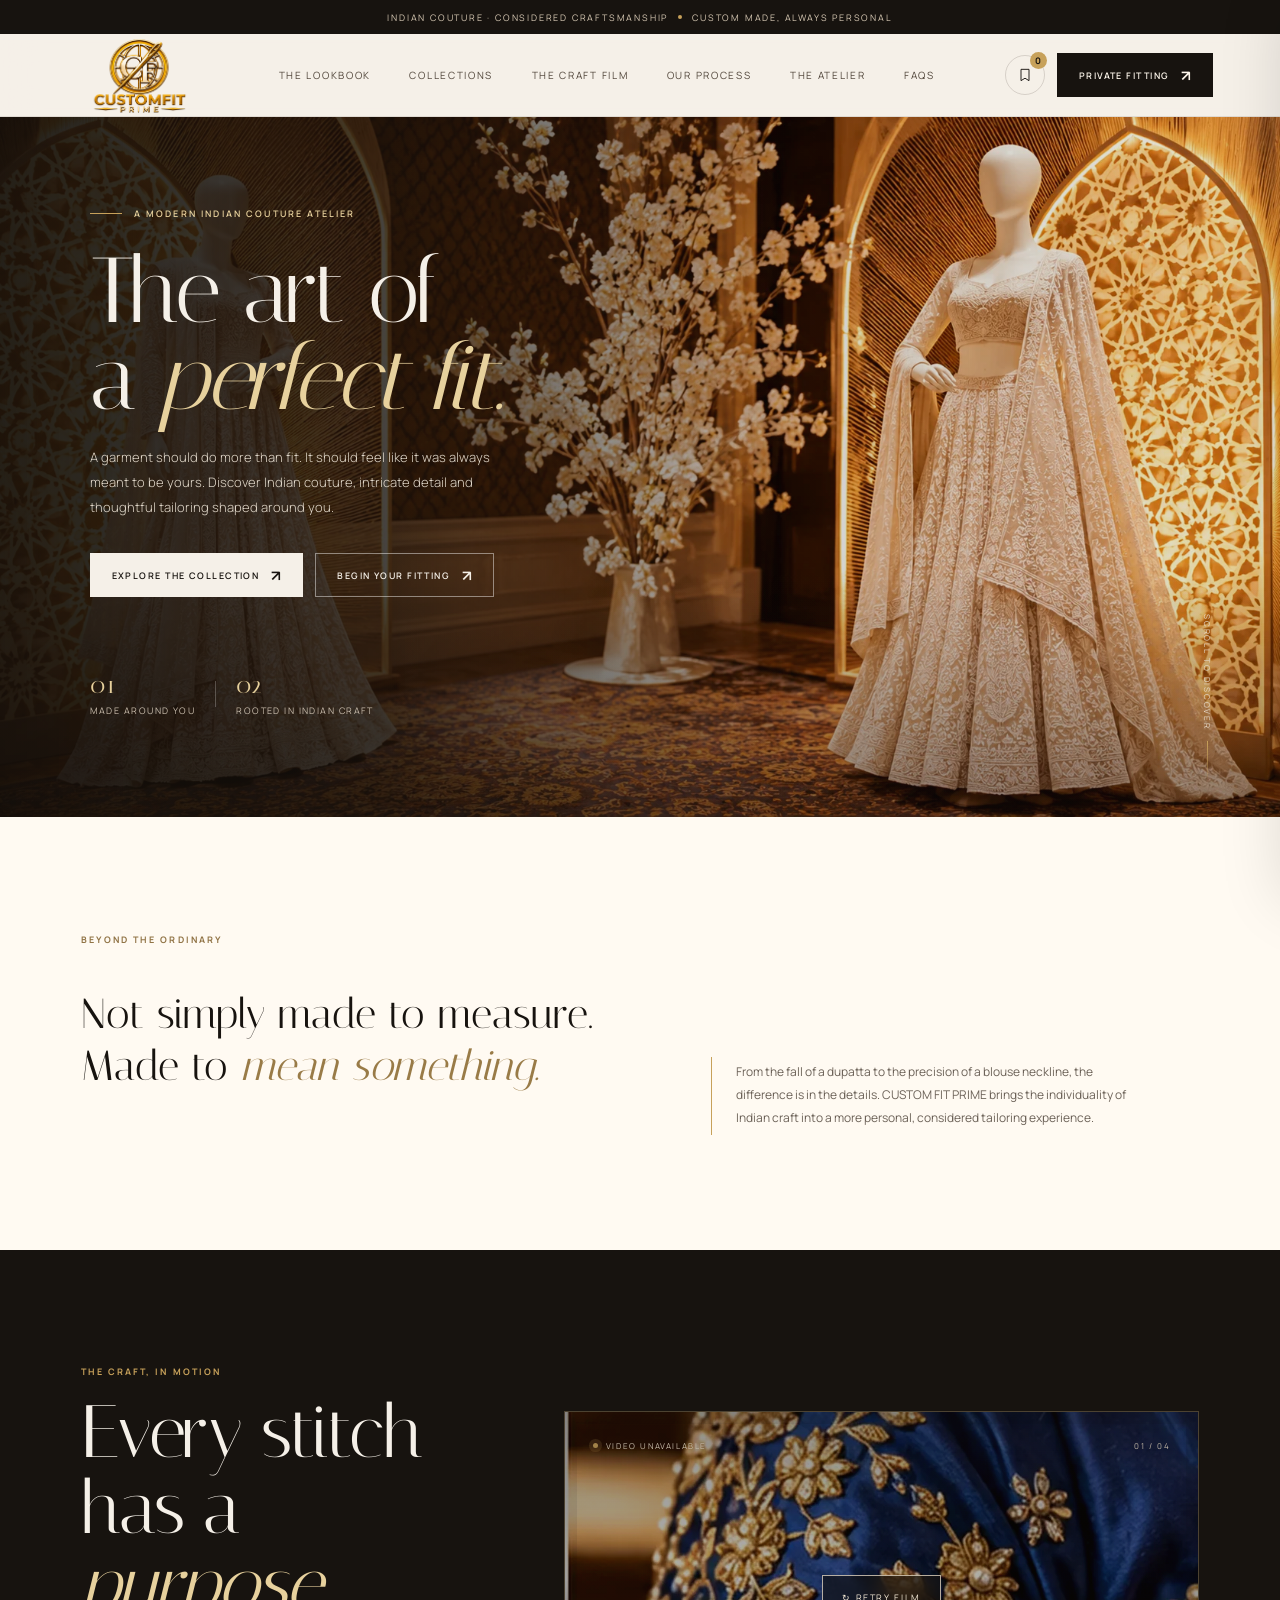
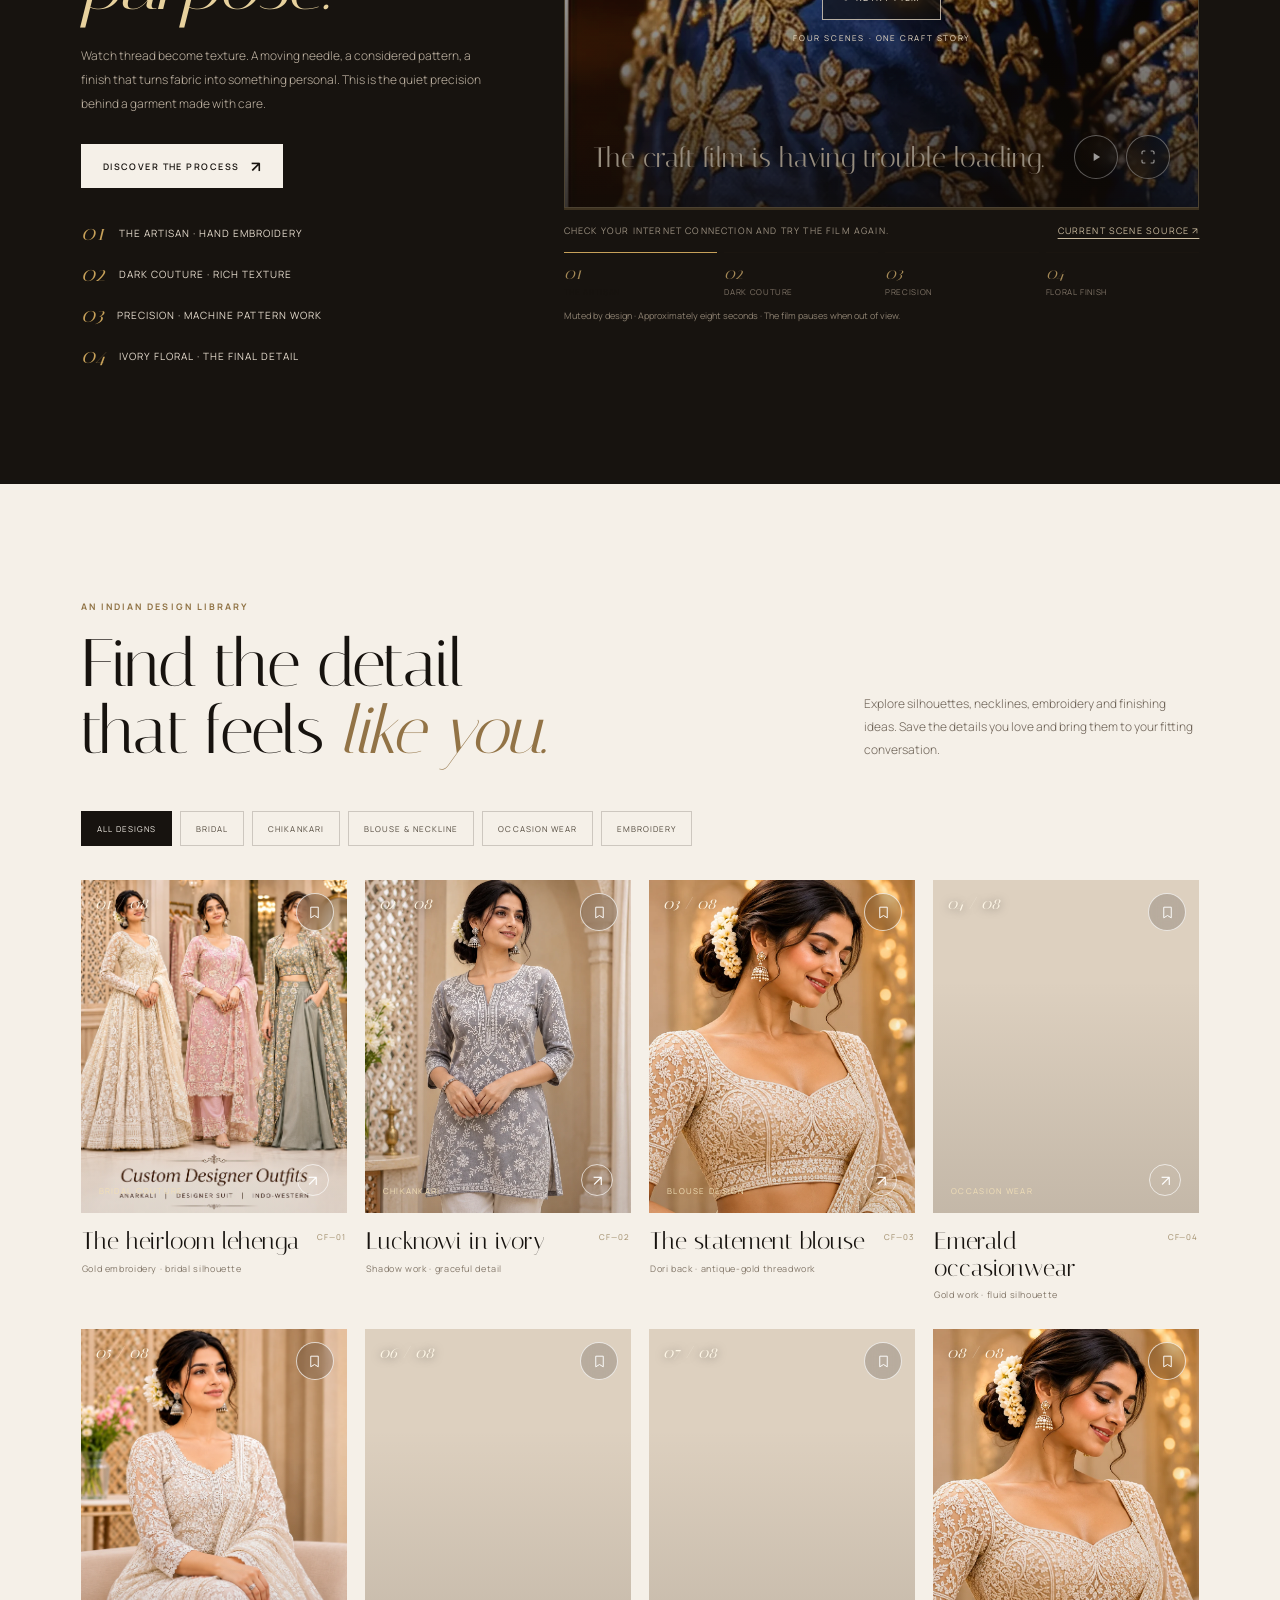
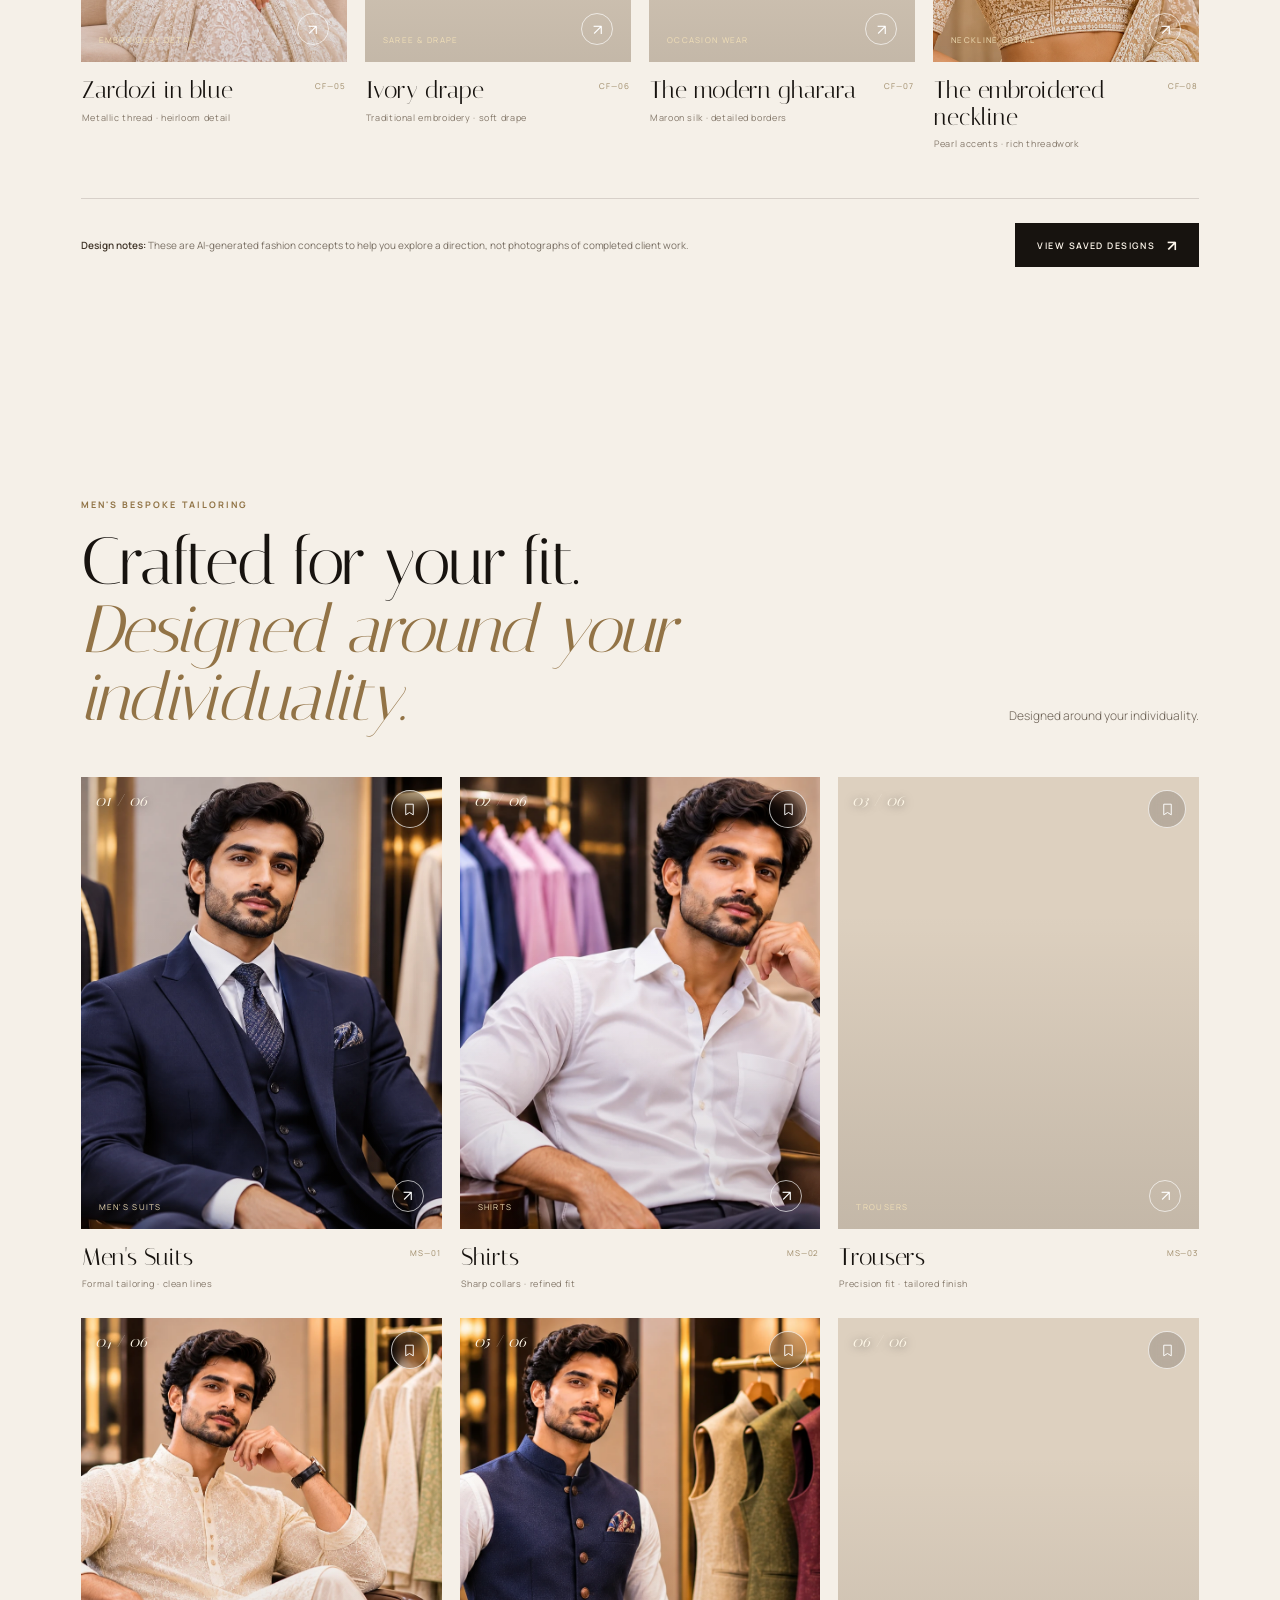
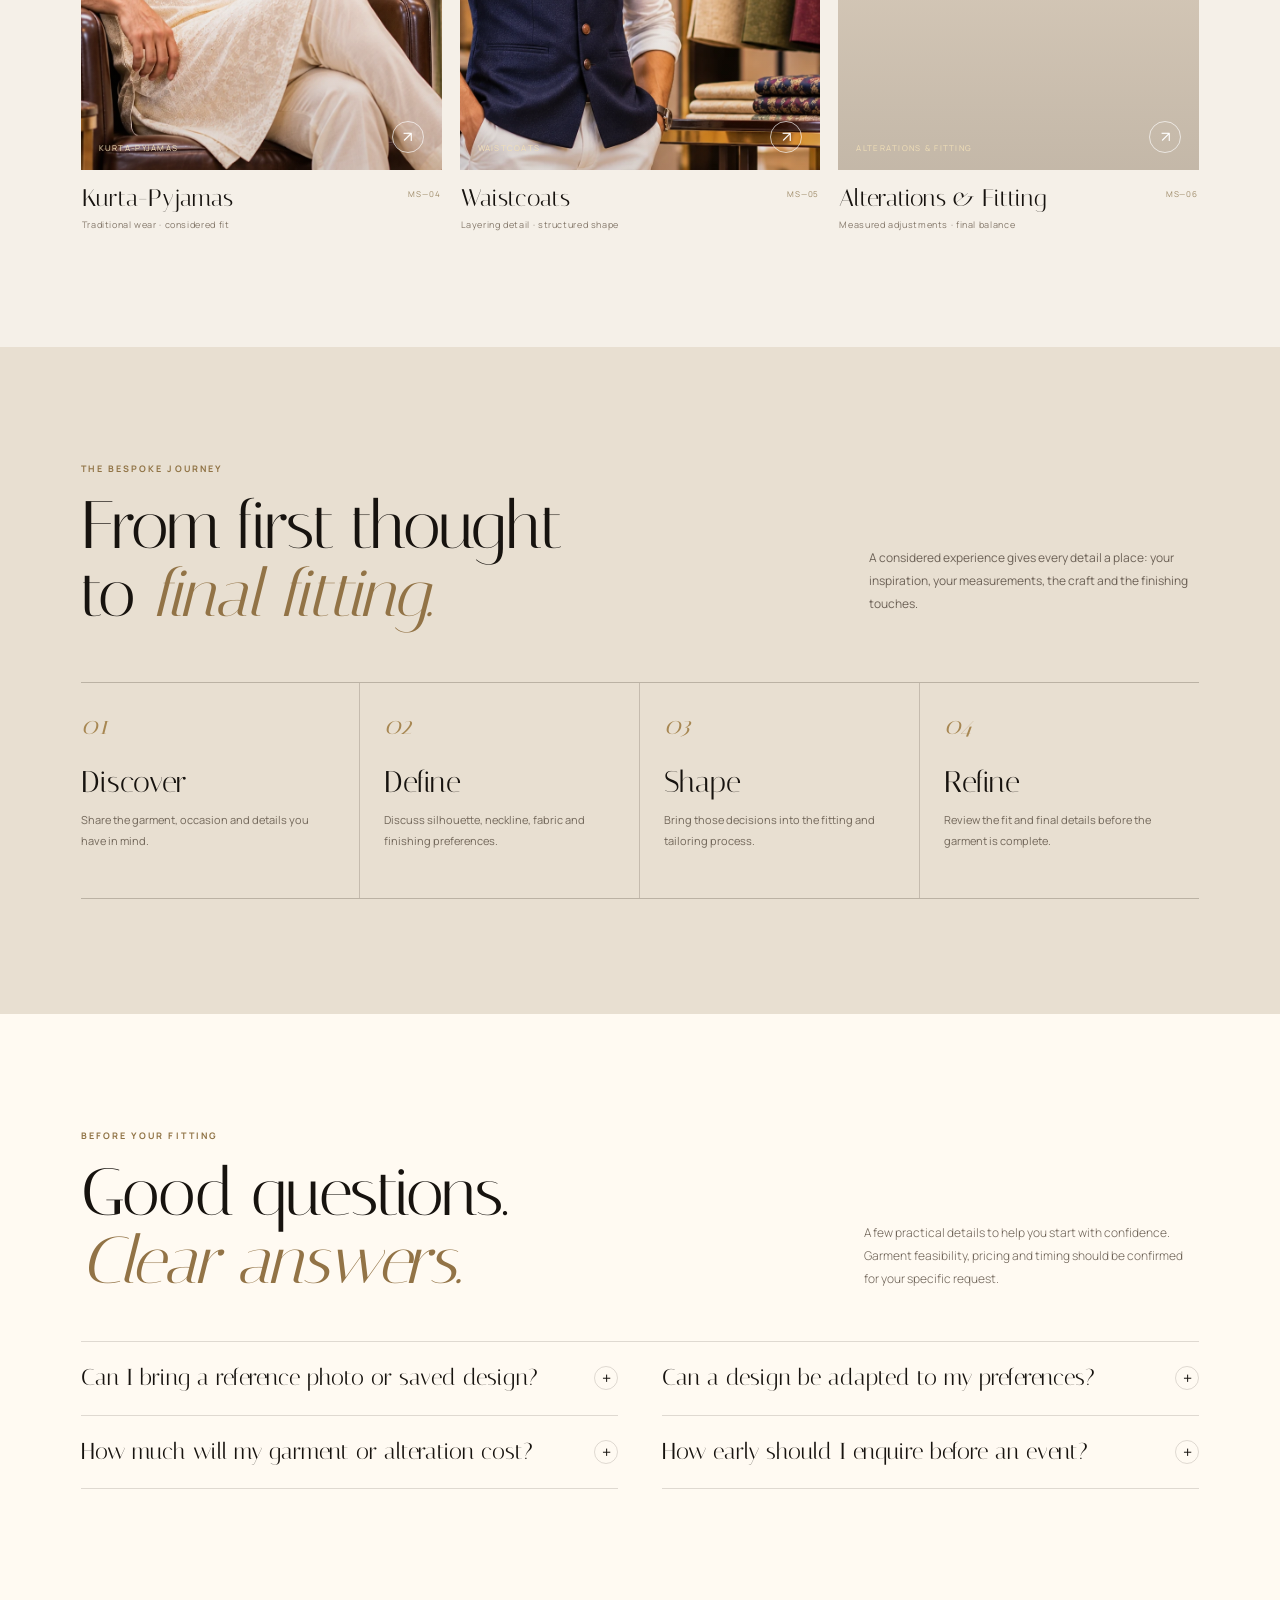
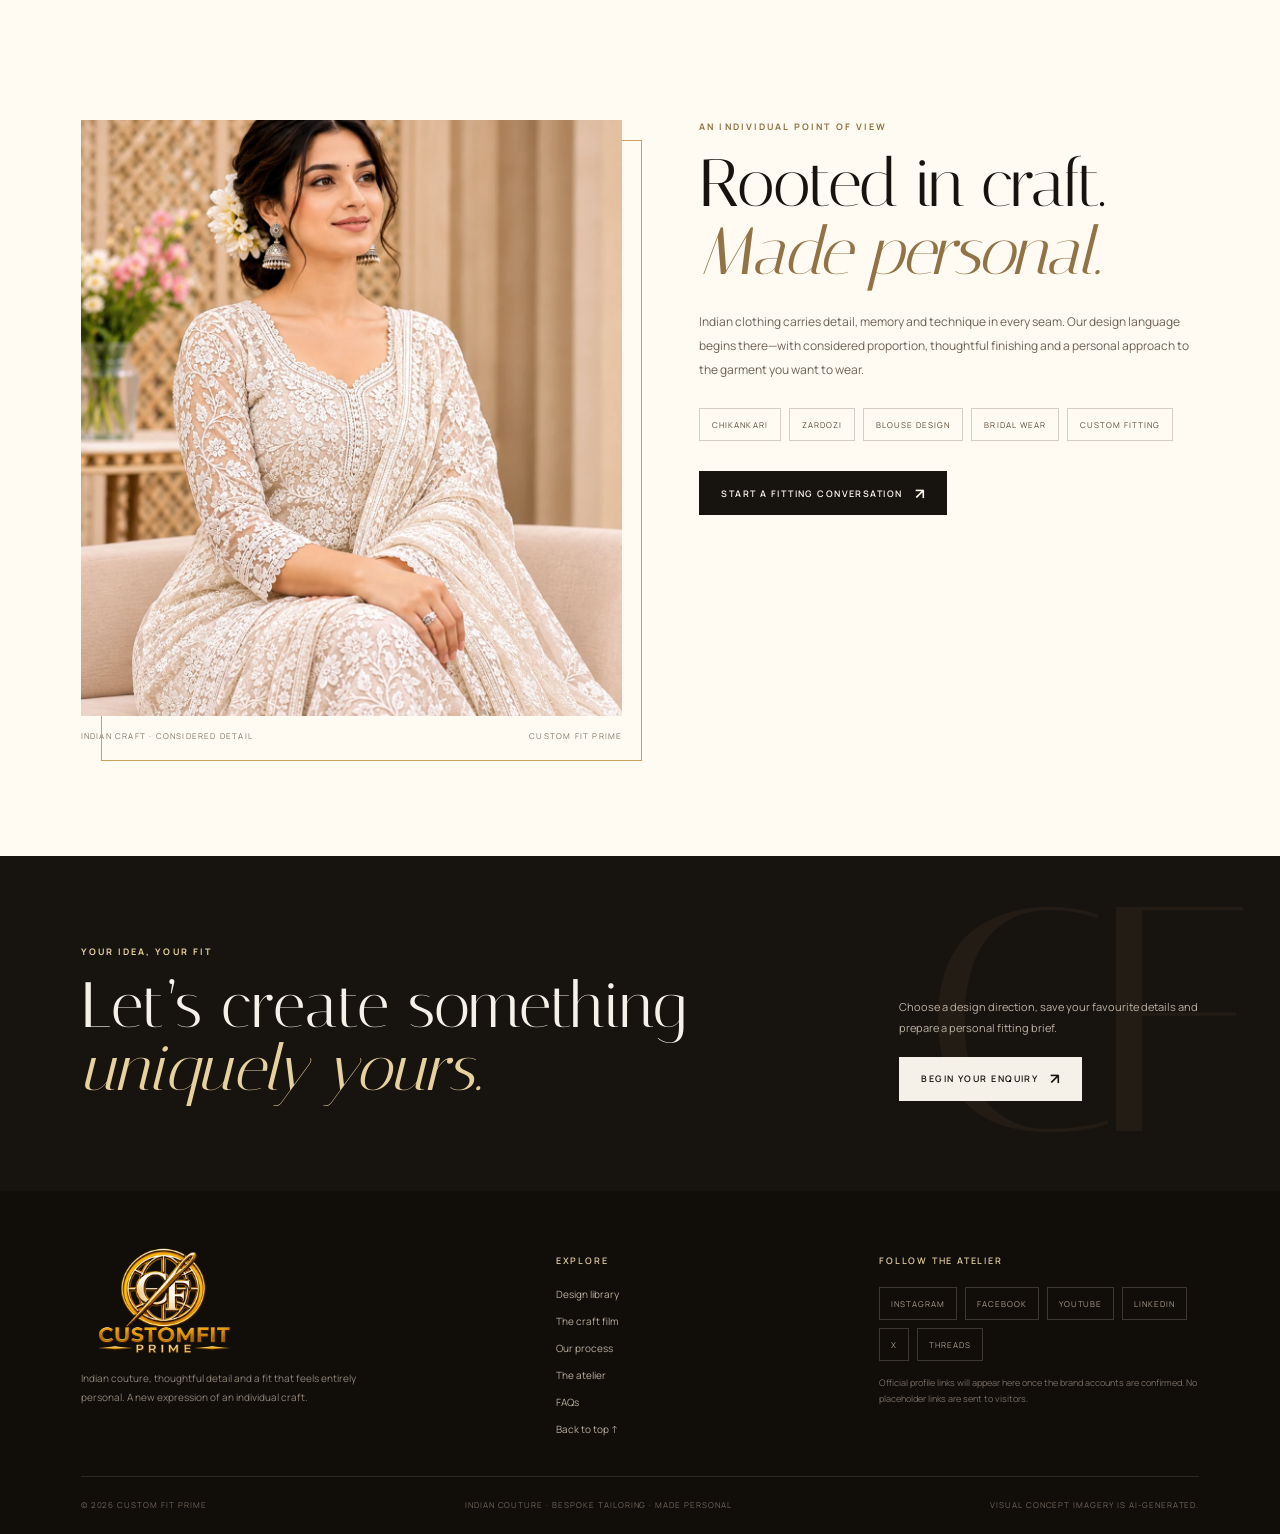
<file: index.html>
<!DOCTYPE html>
<html lang="en">
<head>
  <meta charset="UTF-8" />
  <meta name="viewport" content="width=device-width, initial-scale=1.0" />
  <meta name="theme-color" content="#17130f" />
  <meta name="description" content="CUSTOM FIT PRIME — Indian couture, considered craftsmanship and bespoke tailoring. Explore bridal lehengas, chikankari, blouse design, embroidery and more." />
  <title>CUSTOM FIT PRIME — The Art of a Perfect Fit</title>
  <link rel="preconnect" href="https://fonts.googleapis.com" />
  <link rel="preconnect" href="https://fonts.gstatic.com" crossorigin />
  <link href="https://fonts.googleapis.com/css2?family=DM+Sans:wght@300;400;500;600;700&family=Italiana&family=Manrope:wght@300;400;500;600;700&display=swap" rel="stylesheet" />
  <style>
    :root{--ink:#17130f;--ink-soft:#231c16;--paper:#f5f0e8;--paper-2:#eae1d3;--gold:#c7a15a;--gold-light:#e7d19d;--muted:#8c8378;--line:rgba(40,31,22,.15);--cream:#fffaf2;--serif:'Italiana',Georgia,serif;--sans:'Manrope','DM Sans',Arial,sans-serif;--max:1440px;}
    *{box-sizing:border-box}html{scroll-behavior:smooth;scroll-padding-top:92px}body{margin:0;background:var(--paper);color:var(--ink);font-family:var(--sans);font-weight:400;-webkit-font-smoothing:antialiased}body.no-scroll{overflow:hidden}img{display:block;width:100%;height:auto}a{color:inherit;text-decoration:none}button,input,select,textarea{font:inherit}button{cursor:pointer}::selection{background:var(--gold);color:var(--ink)}
    .announcement{height:34px;background:var(--ink);color:#d7c9b4;display:flex;align-items:center;justify-content:center;gap:10px;text-transform:uppercase;font-size:9px;letter-spacing:.2em;padding:0 16px}.announcement .dot{width:4px;height:4px;background:var(--gold);border-radius:50%}
    .header{position:sticky;top:0;z-index:30;background:rgba(245,240,232,.94);backdrop-filter:blur(18px);border-bottom:1px solid rgba(41,31,22,.1)}.nav-wrap{max-width:var(--max);margin:auto;height:82px;padding:0 5.2%;display:flex;align-items:center;justify-content:space-between;gap:28px}.brand{width:142px;min-width:112px;display:flex;align-items:center}.brand img{width:100%;max-height:75px;object-fit:contain}.nav{display:flex;gap:clamp(20px,3vw,46px);align-items:center;font-size:10px;letter-spacing:.17em;text-transform:uppercase}.nav a{position:relative;padding:8px 0;color:#51463a;transition:color .25s}.nav a:after{content:'';position:absolute;left:0;bottom:0;height:1px;width:0;background:var(--gold);transition:width .3s}.nav a:hover{color:#0e0b08}.nav a:hover:after{width:100%}.nav-actions{display:flex;align-items:center;gap:12px}.mood-trigger{position:relative;border:1px solid var(--line);background:transparent;width:40px;height:40px;border-radius:50%;display:grid;place-items:center;color:var(--ink)}.mood-trigger svg{width:16px;height:16px}.count{position:absolute;right:-3px;top:-4px;background:var(--gold);color:var(--ink);font-size:9px;font-weight:700;border-radius:50%;min-width:17px;height:17px;display:grid;place-items:center}.button{min-height:44px;display:inline-flex;align-items:center;justify-content:center;gap:12px;padding:0 21px;background:var(--ink);color:#fff8ed;border:1px solid var(--ink);font-size:9px;letter-spacing:.16em;text-transform:uppercase;font-weight:600;transition:background .25s,color .25s,border .25s,transform .25s}.button:hover{background:var(--gold);color:var(--ink);border-color:var(--gold);transform:translateY(-1px)}.button.light{background:var(--paper);border-color:var(--paper);color:var(--ink)}.button.light:hover{background:var(--gold-light);border-color:var(--gold-light)}.button.ghost{background:transparent;color:var(--paper);border-color:rgba(255,255,255,.45)}.button.ghost:hover{background:var(--paper);color:var(--ink);border-color:var(--paper)}.button .arrow{font-size:15px;line-height:1;letter-spacing:0}.mobile-toggle{display:none;background:transparent;border:1px solid var(--line);width:40px;height:40px;border-radius:50%;font-size:17px}
    .hero{min-height:min(790px,calc(100vh - 116px));min-height:690px;position:relative;isolation:isolate;overflow:hidden;background:var(--ink);color:var(--paper);display:flex;align-items:center}.hero:before{content:'';position:absolute;inset:0;background:linear-gradient(90deg,rgba(18,14,10,.92) 0%,rgba(18,14,10,.78) 30%,rgba(18,14,10,.18) 64%,rgba(18,14,10,.1) 100%),linear-gradient(0deg,rgba(18,14,10,.35),transparent 35%);z-index:-1}.hero-image{position:absolute;inset:0;z-index:-2}.hero-image img{width:100%;height:100%;object-fit:cover;object-position:center 45%;animation:heroReveal 1.5s cubic-bezier(.2,.7,.2,1) both}.hero-content{width:100%;max-width:var(--max);margin:auto;padding:90px 7% 100px;position:relative}.eyebrow{display:flex;align-items:center;gap:12px;text-transform:uppercase;letter-spacing:.24em;font-size:9px;font-weight:600}.eyebrow:before{content:'';width:32px;height:1px;background:var(--gold)}.eyebrow.gold{color:var(--gold-light)}.hero h1{font:400 clamp(52px,7.2vw,108px)/.94 var(--serif);letter-spacing:-.035em;margin:28px 0 24px;max-width:700px}.hero h1 em{color:var(--gold-light);font-weight:400}.hero-copy{font-size:13px;line-height:1.9;color:#e0d7c9;max-width:410px;font-weight:300}.hero-actions{display:flex;gap:12px;flex-wrap:wrap;margin-top:34px}.hero-meta{display:flex;align-items:center;gap:20px;margin-top:74px;color:#c9bdad;font-size:9px;letter-spacing:.16em;text-transform:uppercase}.hero-meta .divider{height:26px;width:1px;background:rgba(255,255,255,.24)}.hero-meta strong{display:block;color:var(--gold-light);font:400 24px var(--serif);letter-spacing:0;margin-bottom:5px}.scroll-cue{position:absolute;right:5.2%;bottom:34px;display:flex;align-items:center;gap:12px;color:#e4d8c7;font-size:8px;text-transform:uppercase;letter-spacing:.22em;writing-mode:vertical-rl}.scroll-cue:after{content:'';width:1px;height:42px;background:linear-gradient(var(--gold),transparent)}
    .section{padding:clamp(74px,9vw,140px) 6.3%}.section-inner{max-width:var(--max);margin:auto}.section-head{display:flex;justify-content:space-between;align-items:end;gap:36px;margin-bottom:46px}.section-head .title-wrap{max-width:660px}.kicker{font-size:9px;color:#907345;text-transform:uppercase;letter-spacing:.23em;font-weight:700;display:block;margin-bottom:17px}.section h2{font:400 clamp(38px,5.2vw,68px)/1.02 var(--serif);letter-spacing:-.025em;margin:0}.section h2 em{font-style:italic;color:#927346}.section-head p{max-width:335px;color:#6d6256;font-size:12px;line-height:1.9;font-weight:300;margin:0 0 4px}.intro-grid{display:grid;grid-template-columns:1.05fr .95fr;gap:clamp(30px,7vw,110px);align-items:end}.intro-grid .large-copy{font:400 clamp(27px,3.3vw,45px)/1.24 var(--serif);max-width:690px}.intro-grid .large-copy em{color:#997b47}.intro-note{border-left:1px solid var(--gold);padding:4px 0 5px 24px;color:#6c6258;font-size:12px;line-height:1.9;max-width:420px}.section.paper-alt{background:var(--cream)}.craft-film{background:var(--ink);color:var(--paper);position:relative;overflow:hidden}.film-grid{display:grid;grid-template-columns:.78fr 1.22fr;gap:clamp(32px,6vw,92px);align-items:center}.film-copy .kicker{color:var(--gold)}.film-copy h2{font-size:clamp(42px,5.8vw,76px);max-width:480px}.film-copy h2 em{color:var(--gold-light)}.film-copy p{max-width:410px;font-size:12px;line-height:2;color:#beb2a2;font-weight:300;margin:22px 0 28px}.film-notes{list-style:none;padding:0;margin:32px 0 0;display:grid;gap:15px}.film-notes li{display:flex;align-items:center;gap:13px;color:#e7ddcf;font-size:10px;letter-spacing:.1em;text-transform:uppercase}.film-notes li span{color:var(--gold);font:italic 22px var(--serif)}.video-frame{position:relative;overflow:hidden;background:#211c16;aspect-ratio:1.18/1;min-height:380px;border:1px solid rgba(218,190,139,.23)}.video-frame:after{content:'';position:absolute;inset:0;pointer-events:none;border:12px solid rgba(0,0,0,.08)}.video-frame video{position:absolute;inset:0;width:100%;height:100%;object-fit:cover;opacity:.78;filter:sepia(.18) contrast(1.04)}.video-overlay{position:absolute;inset:0;display:flex;flex-direction:column;justify-content:space-between;padding:28px;pointer-events:none;background:linear-gradient(180deg,rgba(20,15,10,.25),transparent 38%,rgba(20,15,10,.55))}.video-topline,.video-bottomline{display:flex;align-items:center;justify-content:space-between;gap:16px;color:#f5e8d3;font-size:8px;text-transform:uppercase;letter-spacing:.2em}.live-mark{display:inline-flex;align-items:center;gap:8px}.live-mark:before{content:'';height:5px;width:5px;border-radius:50%;background:var(--gold);box-shadow:0 0 0 4px rgba(199,161,90,.18)}.video-bottomline strong{font:400 28px var(--serif);letter-spacing:0;text-transform:none}.pause-film{pointer-events:auto;border:1px solid rgba(255,255,255,.56);border-radius:50%;width:44px;height:44px;color:white;background:rgba(13,10,7,.3);backdrop-filter:blur(8px);display:grid;place-items:center}.pause-film svg{width:14px;height:14px;fill:currentColor}.film-caption{display:flex;justify-content:space-between;gap:24px;align-items:center;color:#9d9282;font-size:9px;text-transform:uppercase;letter-spacing:.13em;margin-top:14px}.film-caption a{text-decoration:underline;text-underline-offset:4px;color:#cabb9f}
    .collection{background:var(--paper)}.collection-filters{display:flex;gap:8px;flex-wrap:wrap;margin:0 0 34px}.filter-btn{border:1px solid rgba(45,35,25,.2);background:transparent;color:#51473b;padding:11px 15px;text-transform:uppercase;letter-spacing:.13em;font-size:8px;transition:all .22s}.filter-btn:hover,.filter-btn.active{background:var(--ink);color:var(--paper);border-color:var(--ink)}.design-grid{display:grid;grid-template-columns:repeat(4,minmax(0,1fr));gap:28px 18px}.design-card{min-width:0}.design-image{position:relative;overflow:hidden;background:#ddd0bf;aspect-ratio:4/5;isolation:isolate}.design-image img{height:100%;width:100%;object-fit:cover;transition:transform .7s cubic-bezier(.2,.65,.2,1),filter .5s}.design-card:hover .design-image img{transform:scale(1.045);filter:saturate(1.04)}.design-image:after{content:'';position:absolute;inset:30% 0 0;background:linear-gradient(transparent,rgba(20,14,8,.5));opacity:.25;pointer-events:none}.design-num{position:absolute;z-index:2;top:14px;left:14px;color:#fff8e8;font:italic 16px var(--serif);text-shadow:0 1px 8px #0008}.pin-btn{position:absolute;right:13px;top:13px;z-index:3;width:38px;height:38px;border-radius:50%;border:1px solid rgba(255,255,255,.7);background:rgba(20,15,11,.18);backdrop-filter:blur(7px);color:white;display:grid;place-items:center;transition:all .2s}.pin-btn svg{width:15px;height:15px}.pin-btn:hover,.pin-btn.pinned{background:var(--gold);color:var(--ink);border-color:var(--gold)}.card-bottom{position:absolute;z-index:2;left:18px;right:18px;bottom:17px;display:flex;align-items:end;justify-content:space-between;gap:12px;color:white}.card-bottom span{font-size:8px;letter-spacing:.16em;text-transform:uppercase;color:#f1dfb7}.view-design{width:32px;height:32px;flex:0 0 auto;border:1px solid rgba(255,255,255,.65);border-radius:50%;background:transparent;color:white;display:grid;place-items:center;font-size:15px;transition:all .2s}.view-design:hover{background:var(--gold);border-color:var(--gold);color:var(--ink)}.card-info{display:flex;justify-content:space-between;gap:10px;align-items:start;padding:15px 1px 0}.card-info h3{font:400 24px/1.1 var(--serif);margin:0}.card-info p{font-size:9px;letter-spacing:.07em;color:#84786a;margin:7px 0 0;line-height:1.5}.card-info .code{font-size:8px;letter-spacing:.12em;color:#9d8966;padding-top:3px;white-space:nowrap}.collection-footer{border-top:1px solid var(--line);margin-top:48px;padding-top:24px;display:flex;justify-content:space-between;align-items:center;gap:20px;color:#7a7064;font-size:10px;line-height:1.7}.collection-footer strong{font-weight:600;color:#42372b}
    .process{background:#e8dfd1}.process-head{display:flex;justify-content:space-between;gap:30px;align-items:end;margin-bottom:54px}.process-head p{max-width:330px;font-size:12px;line-height:1.9;color:#6d6257}.process-grid{display:grid;grid-template-columns:repeat(4,1fr);border-top:1px solid rgba(38,28,17,.23);border-bottom:1px solid rgba(38,28,17,.23)}.process-step{padding:27px 24px 32px;border-right:1px solid rgba(38,28,17,.18);min-height:215px}.process-step:first-child{padding-left:0}.process-step:last-child{border-right:0}.step-number{font:italic 26px var(--serif);color:#a78752}.process-step h3{font:400 30px var(--serif);margin:23px 0 10px}.process-step p{font-size:11px;color:#72675a;line-height:1.9;margin:0;max-width:240px}.atelier{background:var(--cream)}.atelier-grid{display:grid;grid-template-columns:1.04fr .96fr;gap:clamp(28px,6vw,88px);align-items:center}.atelier-photo{position:relative;max-width:630px}.atelier-photo img{aspect-ratio:4/4.4;object-fit:cover;object-position:center 30%;filter:saturate(.92)}.atelier-photo:before{content:'';position:absolute;inset:20px -20px -20px 20px;border:1px solid var(--gold);pointer-events:none}.atelier-caption{display:flex;justify-content:space-between;gap:16px;margin-top:14px;font-size:8px;text-transform:uppercase;letter-spacing:.15em;color:#857867}.atelier-copy{align-self:start}.atelier-copy h2{margin-bottom:25px}.atelier-copy>p{color:#6e6256;font-size:12px;line-height:2;max-width:500px}.craft-tags{display:flex;flex-wrap:wrap;gap:8px;margin:26px 0 30px}.craft-tags span{border:1px solid rgba(40,31,22,.2);padding:10px 12px;font-size:8px;letter-spacing:.13em;text-transform:uppercase;color:#5a4a37}
    .cta-band{background:var(--ink);color:var(--paper);padding:clamp(50px,7vw,90px) 6.3%;position:relative;overflow:hidden}.cta-band:after{content:'CF';position:absolute;right:4%;top:50%;transform:translateY(-50%);font:400 clamp(120px,25vw,330px)/1 var(--serif);color:rgba(215,183,118,.055);letter-spacing:-.08em;pointer-events:none}.cta-inner{position:relative;z-index:1;max-width:var(--max);margin:auto;display:flex;align-items:end;justify-content:space-between;gap:40px}.cta-inner h2{font:400 clamp(42px,5vw,72px)/.98 var(--serif);max-width:690px;margin:16px 0 0}.cta-inner h2 em{color:var(--gold-light)}.cta-inner p{max-width:300px;color:#bcb1a3;font-size:11px;line-height:1.9;margin:0 0 18px}.footer{background:#110e0a;color:#b5a897;padding:56px 6.3% 24px}.footer-main{max-width:var(--max);margin:auto;display:grid;grid-template-columns:1.25fr .8fr .95fr;gap:54px;padding-bottom:40px}.footer-brand img{width:160px;max-height:120px;object-fit:contain;object-position:left center;margin-bottom:15px}.footer-brand p{max-width:290px;font-size:10px;line-height:1.9;color:#8e8376}.footer h4{font-size:9px;letter-spacing:.2em;text-transform:uppercase;font-weight:600;color:#dec99c;margin:7px 0 20px}.footer-links{display:grid;gap:13px;font-size:10px}.footer-links a{color:#b8ac9b;transition:color .2s}.footer-links a:hover{color:#efdaab}.social-links{display:flex;flex-wrap:wrap;gap:8px}.social-links a{border:1px solid rgba(235,220,195,.2);padding:10px 11px;font-size:8px;letter-spacing:.12em;text-transform:uppercase;color:#c8bbab;transition:all .2s}.social-links a:hover{background:var(--gold);color:var(--ink);border-color:var(--gold)}.social-note{font-size:9px;line-height:1.8;color:#766d62;margin-top:14px}.footer-bottom{max-width:var(--max);margin:auto;padding-top:22px;border-top:1px solid rgba(235,220,195,.12);display:flex;justify-content:space-between;gap:20px;font-size:8px;letter-spacing:.12em;text-transform:uppercase;color:#6f6559}
    .mobile-book{display:none;position:fixed;left:12px;right:12px;bottom:12px;z-index:25;box-shadow:0 10px 35px #1b120e30}.modal-backdrop{position:fixed;inset:0;z-index:60;background:rgba(12,9,6,.68);backdrop-filter:blur(8px);display:none;align-items:center;justify-content:center;padding:18px}.modal-backdrop.open{display:flex}.modal{background:var(--paper);color:var(--ink);width:min(650px,100%);max-height:min(90vh,850px);overflow:auto;position:relative;padding:clamp(24px,5vw,46px)}.modal-close{position:absolute;right:16px;top:16px;width:35px;height:35px;border-radius:50%;border:1px solid var(--line);background:transparent;font-size:19px}.modal .kicker{margin-bottom:12px}.modal h2{font:400 clamp(34px,5vw,52px)/1 var(--serif);margin:0 45px 14px 0}.modal p{font-size:11px;line-height:1.8;color:#74685a}.form-grid{display:grid;grid-template-columns:1fr 1fr;gap:14px;margin:24px 0}.field{display:grid;gap:7px}.field.full{grid-column:1/-1}.field label{font-size:8px;text-transform:uppercase;letter-spacing:.15em;color:#776856}.field input,.field select,.field textarea{width:100%;border:1px solid rgba(40,31,22,.2);background:#fffaf3;color:var(--ink);min-height:44px;padding:11px 12px;font-size:11px;outline:none}.field textarea{min-height:90px;resize:vertical}.field input:focus,.field select:focus,.field textarea:focus{border-color:#a88a54}.form-footnote{font-size:9px!important;color:#938573!important}.modal-actions{display:flex;flex-wrap:wrap;gap:10px}.mood-drawer{position:fixed;right:0;top:0;bottom:0;z-index:65;width:min(430px,100%);background:var(--paper);transform:translateX(105%);transition:transform .35s cubic-bezier(.2,.65,.2,1);display:flex;flex-direction:column;box-shadow:-20px 0 60px #0002}.mood-drawer.open{transform:translateX(0)}.drawer-head{display:flex;align-items:center;justify-content:space-between;padding:25px;border-bottom:1px solid var(--line)}.drawer-head h2{font:400 30px var(--serif);margin:8px 0 0}.drawer-content{padding:20px 25px;overflow:auto;flex:1}.empty-mood{text-align:center;padding:55px 20px;color:#8d7e6d;font:italic 24px var(--serif)}.saved-item{display:grid;grid-template-columns:74px 1fr auto;gap:13px;align-items:center;padding:12px 0;border-bottom:1px solid var(--line)}.saved-item img{width:74px;height:94px;object-fit:cover}.saved-item strong{font:400 21px var(--serif);display:block}.saved-item small{font-size:8px;letter-spacing:.1em;text-transform:uppercase;color:#8a7a67}.saved-item button{border:1px solid var(--line);background:transparent;width:28px;height:28px;border-radius:50%}.drawer-actions{padding:20px 25px;border-top:1px solid var(--line);display:grid;gap:10px}.toast{position:fixed;z-index:100;left:50%;bottom:28px;transform:translate(-50%,20px);opacity:0;background:#201910;color:#fff2de;padding:13px 18px;font-size:10px;letter-spacing:.04em;max-width:calc(100% - 32px);text-align:center;transition:all .3s;pointer-events:none;box-shadow:0 10px 30px #0003}.toast.show{opacity:1;transform:translate(-50%,0)}.detail-modal{display:grid;grid-template-columns:.8fr 1.2fr;gap:23px;align-items:start}.detail-modal img{aspect-ratio:4/5;object-fit:cover}.detail-modal h2{margin:10px 0;font-size:38px}.detail-meta{font-size:8px;text-transform:uppercase;letter-spacing:.15em;color:#927345}.detail-modal .button{margin-top:18px}
    .reveal{opacity:0;transform:translateY(16px);transition:opacity .75s ease,transform .75s cubic-bezier(.2,.7,.2,1)}.reveal.in-view{opacity:1;transform:none}.reduced-motion *{animation:none!important;transition:none!important;scroll-behavior:auto!important}@keyframes heroReveal{from{transform:scale(1.04);opacity:.65}to{transform:scale(1);opacity:1}}
    @media(max-width:1000px){.nav{gap:18px;font-size:9px}.nav-wrap{padding:0 4%}.hero-content{padding-left:5%;padding-right:5%}.design-grid{grid-template-columns:repeat(3,minmax(0,1fr))}.film-grid{grid-template-columns:.9fr 1.1fr;gap:32px}.footer-main{gap:30px}}
    @media(max-width:760px){.announcement{font-size:8px;letter-spacing:.12em}.nav-wrap{height:72px}.brand{width:115px}.nav{position:absolute;display:none;left:0;right:0;top:72px;padding:20px 6% 26px;background:var(--paper);border-bottom:1px solid var(--line);align-items:stretch;gap:0;box-shadow:0 18px 30px #20180c0b}.nav.open{display:flex;flex-direction:column}.nav a{padding:14px 0;border-bottom:1px solid var(--line)}.nav a:last-child{border-bottom:0}.mobile-toggle{display:grid;place-items:center}.nav-actions>.button{display:none}.hero{min-height:730px;min-height:calc(90svh - 90px);max-height:900px;align-items:end}.hero:before{background:linear-gradient(0deg,rgba(13,10,7,.95) 0%,rgba(13,10,7,.74) 39%,rgba(13,10,7,.1) 100%)}.hero-image img{object-position:64% center}.hero-content{padding:220px 7% 58px}.hero h1{font-size:clamp(52px,13vw,84px);max-width:590px;margin:20px 0}.hero-copy{max-width:420px}.hero-meta{margin-top:42px}.scroll-cue{display:none}.section{padding:75px 6%}.section-head,.process-head{align-items:start;flex-direction:column;gap:18px;margin-bottom:34px}.section-head p{max-width:450px}.intro-grid,.film-grid,.atelier-grid{grid-template-columns:1fr}.intro-note{margin-left:5px}.video-frame{min-height:0;aspect-ratio:1.05/1}.film-copy h2{max-width:560px}.design-grid{grid-template-columns:repeat(2,minmax(0,1fr));gap:25px 13px}.card-info h3{font-size:22px}.card-info .code{display:none}.collection-footer{align-items:start;flex-direction:column}.process-grid{grid-template-columns:repeat(2,1fr)}.process-step{padding:22px 18px 26px;min-height:195px}.process-step:first-child{padding-left:0}.process-step:nth-child(2){border-right:0}.process-step:nth-child(3){border-top:1px solid rgba(38,28,17,.18);padding-left:0}.process-step:nth-child(4){border-top:1px solid rgba(38,28,17,.18)}.atelier-photo{margin:0 16px 0 0}.atelier-copy h2{font-size:48px}.cta-inner{align-items:start;flex-direction:column;gap:24px}.cta-inner p{margin:0}.footer-main{grid-template-columns:1fr 1fr;gap:34px 24px}.footer-brand{grid-column:1/-1}.footer-brand img{width:135px}.footer-bottom{flex-direction:column;gap:8px;line-height:1.8}.mobile-book{display:flex}.toast{bottom:82px}.detail-modal{grid-template-columns:1fr}.detail-modal img{max-height:280px;aspect-ratio:4/3}.detail-modal h2{font-size:34px}}
    @media(max-width:420px){.announcement{padding:0 8px;gap:6px;font-size:7px}.hero h1{font-size:50px}.hero-actions{display:grid}.hero-actions .button{width:100%}.hero-meta{gap:11px}.hero-meta strong{font-size:21px}.design-grid{gap:22px 11px}.card-info h3{font-size:20px}.card-info p{font-size:8px}.design-image{aspect-ratio:4/5}.video-overlay{padding:17px}.video-bottomline strong{font-size:23px}.process-step h3{font-size:25px}.footer-main{grid-template-columns:1fr}.footer-brand{grid-column:auto}.form-grid{grid-template-columns:1fr}.field.full{grid-column:auto}.modal-actions .button{width:100%}}
    @media(prefers-reduced-motion:reduce){html{scroll-behavior:auto}*,*::before,*::after{animation-duration:.01ms!important;animation-iteration-count:1!important;transition-duration:.01ms!important;scroll-behavior:auto!important}.reveal{opacity:1;transform:none}}
    .skip-link{position:absolute;left:14px;top:-60px;z-index:200;background:var(--gold-light);color:var(--ink);padding:12px 16px;font-size:12px}.skip-link:focus{top:12px}
    .video-frame{aspect-ratio:16/10;min-height:360px}.video-frame video{opacity:.94;filter:contrast(1.05) saturate(1.04);transition:opacity .3s ease}.video-frame.is-switching video{opacity:.18}.video-overlay{background:linear-gradient(180deg,rgba(14,10,6,.3),transparent 42%,rgba(14,10,6,.65))}.film-actions{display:flex;align-items:center;gap:8px;pointer-events:auto}.pause-film{flex:0 0 auto}.fullscreen-film svg{width:16px;height:16px;fill:none}.film-progress{height:2px;background:rgba(199,161,90,.22);overflow:hidden}.film-progress span{display:block;height:100%;width:100%;background:var(--gold-light);transform:scaleX(0);transform-origin:left center;transition:transform .12s linear}.film-selectors{display:flex;flex-wrap:wrap;gap:8px;margin-top:15px}.film-select{display:inline-flex;align-items:center;gap:9px;padding:9px 12px;border:1px solid rgba(235,220,195,.22);background:transparent;color:#c8bbab;font-size:8px;letter-spacing:.1em;text-transform:uppercase;transition:all .2s}.film-select span{color:var(--gold);font:italic 16px var(--serif)}.film-select.active,.film-select:hover{border-color:var(--gold);color:#fff0d5;background:rgba(199,161,90,.09)}.film-note{margin:10px 0 0;color:#8d8171;font-size:9px;line-height:1.7}.social-links .social-pending{border:1px solid rgba(235,220,195,.2);padding:10px 11px;font-size:8px;letter-spacing:.12em;text-transform:uppercase;color:#a99b87;cursor:default}
    .faq-list{display:grid;grid-template-columns:1fr 1fr;column-gap:44px;border-top:1px solid var(--line)}.faq-item{border-bottom:1px solid var(--line);align-self:start}.faq-item summary{list-style:none;display:flex;align-items:center;justify-content:space-between;gap:20px;padding:22px 0;cursor:pointer;font:400 23px/1.25 var(--serif)}.faq-item summary::-webkit-details-marker{display:none}.faq-item summary span{flex:0 0 24px;width:24px;height:24px;display:grid;place-items:center;border:1px solid var(--line);border-radius:50%;font:400 16px var(--sans);transition:transform .2s}.faq-item[open] summary span{transform:rotate(45deg);background:var(--ink);color:var(--paper);border-color:var(--ink)}.faq-item div{padding:0 30px 19px 0}.faq-item p{margin:0;color:#6d6256;font-size:11px;line-height:1.9}
    @media(max-width:760px){.video-frame{aspect-ratio:16/10;min-height:0}.faq-list{grid-template-columns:1fr;column-gap:0}.faq-item summary{font-size:21px}.film-select{font-size:7px;padding:9px 10px}}

    .film-play-overlay{position:absolute;z-index:4;inset:0;display:flex;flex-direction:column;align-items:center;justify-content:center;gap:12px;background:linear-gradient(180deg,rgba(18,13,9,.18),rgba(18,13,9,.45));transition:opacity .25s ease}.film-play-overlay.hidden{opacity:0;pointer-events:none}.film-play-overlay button{border:1px solid rgba(245,232,211,.72);background:rgba(18,13,9,.55);backdrop-filter:blur(12px);color:#f8edd9;padding:15px 19px;font-size:9px;letter-spacing:.18em;text-transform:uppercase;cursor:pointer}.film-play-overlay button:hover{background:var(--gold);border-color:var(--gold);color:var(--ink)}.film-play-overlay span{color:#eee0c8;font-size:8px;text-transform:uppercase;letter-spacing:.2em}.film-end-card{position:absolute;z-index:5;inset:0;display:flex;flex-direction:column;align-items:center;justify-content:center;gap:12px;text-align:center;background:radial-gradient(ellipse at center,#312619 0%,#110e0b 70%);opacity:0;visibility:hidden;transition:opacity .35s ease}.film-end-card.show{opacity:1;visibility:visible}.film-end-card img{width:min(44%,230px);max-height:130px;object-fit:contain}.film-end-card p{font:italic 28px var(--serif);color:var(--gold-light);margin:0}.film-end-card button{background:transparent;border:1px solid rgba(231,209,157,.55);color:var(--paper);padding:10px 14px;font-size:8px;text-transform:uppercase;letter-spacing:.16em;cursor:pointer}.film-scenes{display:grid;grid-template-columns:repeat(4,minmax(0,1fr));gap:7px;margin-top:15px}.film-scene{border-top:1px solid rgba(41,31,22,.2);padding-top:10px;color:#817568;font-size:8px;letter-spacing:.08em;text-transform:uppercase;line-height:1.5;transition:color .2s,border-color .2s}.film-scene b{display:block;color:#a68a57;font:italic 17px var(--serif);margin-bottom:3px}.film-scene.active{border-color:var(--gold);color:var(--ink)}.film-frame video{background:#15110d}.video-frame .video-overlay{z-index:2}.video-frame:after{z-index:1}.video-frame video{z-index:0}.video-frame .video-overlay{pointer-events:none}.film-actions{pointer-events:auto}.film-end-card button:focus-visible,.film-play-overlay button:focus-visible{outline:2px solid var(--gold-light);outline-offset:3px}
    @media(max-width:760px){.film-scenes{grid-template-columns:repeat(2,minmax(0,1fr));gap:12px 16px}.film-end-card p{font-size:23px}.film-play-overlay button{max-width:90%;font-size:8px}.film-play-overlay span{font-size:7px}}
  #mens-tailoring .design-grid{grid-template-columns:repeat(3,minmax(0,1fr))}@media(max-width:1000px){#mens-tailoring .design-grid{grid-template-columns:repeat(2,minmax(0,1fr))}}</style>
</head>
<body>
  <a class="skip-link" href="#main-content">Skip to content</a>
  <div class="announcement"><span>Indian couture · considered craftsmanship</span><span class="dot"></span><span>Custom made, always personal</span></div>
  <header class="header">
    <div class="nav-wrap">
      <a class="brand" href="#home" aria-label="CUSTOM FIT PRIME home"><img src="assets/custom-fit-prime-logo.png" alt="CUSTOM FIT PRIME" /></a>
      <nav class="nav" id="main-nav" aria-label="Main navigation">
        <a href="lookbook.html">The Lookbook</a><a href="#collections">Collections</a><a href="#craft-film">The craft film</a><a href="#process">Our process</a><a href="#atelier">The atelier</a><a href="#questions">FAQs</a>
      </nav>
      <div class="nav-actions">
        <button class="mood-trigger" type="button" id="open-moodboard" aria-label="Open saved designs" title="Saved designs"><svg viewBox="0 0 24 24" fill="none" stroke="currentColor" stroke-width="1.4"><path d="M6 3.5h12v17l-6-3.7-6 3.7z"/></svg><span class="count" id="saved-count">0</span></button>
        <button class="button" type="button" data-book>Private fitting <span class="arrow">↗</span></button>
        <button class="mobile-toggle" type="button" id="mobile-toggle" aria-expanded="false" aria-label="Open navigation">☰</button>
      </div>
    </div>
  </header>

  <main id="main-content">
    <section class="hero" id="home" aria-label="CUSTOM FIT PRIME Indian couture">
      <div class="hero-image"><picture style="display:block;width:100%;height:100%"><source type="image/webp" srcset="assets/photography/CUSTOM_FIT_PRIME_PHOTOGRAPHY_ASSETS/01-approved-hero/cfp-womens-boutique-hero-approved.webp" /><source type="image/png" srcset="assets/photography/CUSTOM_FIT_PRIME_PHOTOGRAPHY_ASSETS/01-approved-hero/cfp-womens-boutique-hero-approved.png" /><img src="assets/photography/CUSTOM_FIT_PRIME_PHOTOGRAPHY_ASSETS/01-approved-hero/cfp-womens-boutique-hero-approved.webp" alt="Premium Indian boutique hero with ivory couture outfits in a warm gold atelier" width="1717" height="916" loading="eager" decoding="async" fetchpriority="high" style="object-position:center 34%;" /></picture></div>
      <div class="hero-content">
        <div class="eyebrow gold">A modern Indian couture atelier</div>
        <h1>The art of<br />a <em>perfect fit.</em></h1>
        <p class="hero-copy">A garment should do more than fit. It should feel like it was always meant to be yours. Discover Indian couture, intricate detail and thoughtful tailoring shaped around you.</p>
        <div class="hero-actions"><a class="button light" href="#collections">Explore the collection <span class="arrow">↗</span></a><button class="button ghost" type="button" data-book>Begin your fitting <span class="arrow">↗</span></button></div>
        <div class="hero-meta"><div><strong>01</strong>Made around you</div><div class="divider"></div><div><strong>02</strong>Rooted in Indian craft</div></div>
      </div>
      <div class="scroll-cue">Scroll to discover</div>
    </section>

    <section class="section paper-alt" id="introduction">
      <div class="section-inner intro-grid reveal">
        <div><span class="kicker">Beyond the ordinary</span><p class="large-copy">Not simply made to measure.<br />Made to <em>mean something.</em></p></div>
        <div class="intro-note">From the fall of a dupatta to the precision of a blouse neckline, the difference is in the details. CUSTOM FIT PRIME brings the individuality of Indian craft into a more personal, considered tailoring experience.</div>
      </div>
    </section>

    <section class="section craft-film" id="craft-film">
      <div class="section-inner film-grid">
        <div class="film-copy reveal">
          <span class="kicker">The craft, in motion</span>
          <h2>Every stitch<br />has a <em>purpose.</em></h2>
          <p>Watch thread become texture. A moving needle, a considered pattern, a finish that turns fabric into something personal. This is the quiet precision behind a garment made with care.</p>
          <a class="button light" href="#process">Discover the process <span class="arrow">↗</span></a>
          <ul class="film-notes"><li><span>01</span> The artisan · hand embroidery</li><li><span>02</span> Dark couture · rich texture</li><li><span>03</span> Precision · machine pattern work</li><li><span>04</span> Ivory floral · the final detail</li></ul>
        </div>
        <div class="reveal">
          <div class="video-frame" id="video-frame">
            <video id="stitch-film" muted playsinline preload="none" poster="assets/stitching-poster.webp" aria-label="Short silent montage of hand embroidery, couture stitching, machine embroidery and ivory floral threadwork"></video>
            <div class="video-overlay" id="film-overlay"><div class="video-topline"><span class="live-mark" id="film-status">Four-scene stitching film</span><span id="film-scene-number">01 / 04</span></div><div class="video-bottomline"><strong id="film-title">Every stitch tells a story.</strong><div class="film-actions"><button class="pause-film" type="button" id="pause-film" aria-controls="stitch-film" aria-label="Play stitching film" title="Play or pause film"><svg viewBox="0 0 24 24" id="film-icon" aria-hidden="true"><path d="M8 5v14l11-7z"/></svg></button><button class="pause-film fullscreen-film" type="button" id="fullscreen-film" aria-controls="stitch-film" aria-label="View stitching film full screen" title="View full screen"><svg viewBox="0 0 24 24" fill="none" stroke="currentColor" stroke-width="1.7" aria-hidden="true"><path d="M8 3H5a2 2 0 0 0-2 2v3M16 3h3a2 2 0 0 1 2 2v3M21 16v3a2 2 0 0 1-2 2h-3M3 16v3a2 2 0 0 0 2 2h3"/></svg></button></div></div></div>
            <div class="film-play-overlay" id="film-play-overlay"><button type="button" id="play-montage">▶ &nbsp; Play 8-second montage</button><span>Four scenes · one craft story</span></div>
            <div class="film-end-card" id="film-end-card" aria-hidden="true"><img src="assets/custom-fit-prime-logo.png" alt="CUSTOM FIT PRIME" /><p>Every stitch tells a story.</p><button type="button" id="replay-film">Replay montage ↻</button></div>
          </div>
          <div class="film-progress" aria-hidden="true"><span id="film-progress-fill"></span></div>
          <div class="film-caption"><span id="film-caption-text">Hand embroidery · dark couture · precision · floral finish</span><a id="film-source-link" href="assets/craft-film-final.mp4" target="_blank" rel="noopener noreferrer">Current scene source ↗</a></div>
          <div class="film-scenes" aria-label="Four-scene sequence"><span class="film-scene active" data-scene-chip="0"><b>01</b> The artisan</span><span class="film-scene" data-scene-chip="1"><b>02</b> Dark couture</span><span class="film-scene" data-scene-chip="2"><b>03</b> Precision</span><span class="film-scene" data-scene-chip="3"><b>04</b> Floral finish</span></div>
          <p class="film-note">Muted by design · Approximately eight seconds · The film pauses when out of view.</p>
        </div>
      </div>
    </section>

    <section class="section collection" id="collections">
      <div class="section-inner">
        <div class="section-head reveal"><div class="title-wrap"><span class="kicker">An Indian design library</span><h2>Find the detail<br />that feels <em>like you.</em></h2></div><p>Explore silhouettes, necklines, embroidery and finishing ideas. Save the details you love and bring them to your fitting conversation.</p></div>
        <div class="collection-filters reveal" aria-label="Filter designs">
          <button class="filter-btn active" type="button" data-filter="all" aria-pressed="true">All designs</button><button class="filter-btn" type="button" data-filter="bridal" aria-pressed="false">Bridal</button><button class="filter-btn" type="button" data-filter="chikankari" aria-pressed="false">Chikankari</button><button class="filter-btn" type="button" data-filter="blouse" aria-pressed="false">Blouse & neckline</button><button class="filter-btn" type="button" data-filter="occasion" aria-pressed="false">Occasion wear</button><button class="filter-btn" type="button" data-filter="embroidery" aria-pressed="false">Embroidery</button>
        </div>
        <div class="design-grid" id="design-grid">
          <article class="design-card reveal" data-category="bridal" data-id="CF-01" data-title="The heirloom lehenga" data-image="assets/photography/CUSTOM_FIT_PRIME_PHOTOGRAPHY_ASSETS/02-womens-services/07-custom-designer-outfits-approved/cfp-womens-custom-designer-outfits-approved.webp" data-type="Bridal couture" data-description="A richly embroidered red bridal lehenga concept, with detailed borders and a considered silhouette."><div class="design-image"><picture style="display:block;width:100%;height:100%"><source type="image/webp" srcset="assets/photography/CUSTOM_FIT_PRIME_PHOTOGRAPHY_ASSETS/02-womens-services/07-custom-designer-outfits-approved/cfp-womens-custom-designer-outfits-approved.webp" /><source type="image/png" srcset="assets/photography/CUSTOM_FIT_PRIME_PHOTOGRAPHY_ASSETS/02-womens-services/07-custom-designer-outfits-approved/cfp-womens-custom-designer-outfits-approved.png" /><img src="assets/photography/CUSTOM_FIT_PRIME_PHOTOGRAPHY_ASSETS/02-womens-services/07-custom-designer-outfits-approved/cfp-womens-custom-designer-outfits-approved.webp" alt="Indian model in a custom designer outfit with soft ivory and blush tones" width="1122" height="1402" loading="lazy" decoding="async" style="object-position:center 34%;" /></picture><span class="design-num">01 / 08</span><button class="pin-btn" type="button" aria-label="Save The heirloom lehenga"><svg viewBox="0 0 24 24" fill="none" stroke="currentColor" stroke-width="1.5"><path d="M6 3.5h12v17l-6-3.7-6 3.7z"/></svg></button><div class="card-bottom"><span>Bridal couture</span><button class="view-design" type="button" aria-label="View The heirloom lehenga">↗</button></div></div><div class="card-info"><div><h3>The heirloom lehenga</h3><p>Gold embroidery · bridal silhouette</p></div><span class="code">CF—01</span></div></article>
          <article class="design-card reveal" data-category="chikankari" data-id="CF-02" data-title="Lucknowi in ivory" data-image="assets/photography/CUSTOM_FIT_PRIME_PHOTOGRAPHY_ASSETS/02-womens-services/03-short-kurti-grey-candidate/cfp-womens-short-kurti-grey-candidate.webp" data-type="Chikankari" data-description="A soft ivory chikankari kurta concept featuring intricate white threadwork and an understated neckline."><div class="design-image"><picture style="display:block;width:100%;height:100%"><source type="image/webp" srcset="assets/photography/CUSTOM_FIT_PRIME_PHOTOGRAPHY_ASSETS/02-womens-services/03-short-kurti-grey-candidate/cfp-womens-short-kurti-grey-candidate.webp" /><source type="image/png" srcset="assets/photography/CUSTOM_FIT_PRIME_PHOTOGRAPHY_ASSETS/02-womens-services/03-short-kurti-grey-candidate/cfp-womens-short-kurti-grey-candidate.png" /><img src="assets/photography/CUSTOM_FIT_PRIME_PHOTOGRAPHY_ASSETS/02-womens-services/03-short-kurti-grey-candidate/cfp-womens-short-kurti-grey-candidate.webp" alt="Indian model wearing a grey short kurti with white embroidery" width="1199" height="1312" loading="lazy" decoding="async" style="object-position:center 26%;" /></picture><span class="design-num">02 / 08</span><button class="pin-btn" type="button" aria-label="Save Lucknowi in ivory"><svg viewBox="0 0 24 24" fill="none" stroke="currentColor" stroke-width="1.5"><path d="M6 3.5h12v17l-6-3.7-6 3.7z"/></svg></button><div class="card-bottom"><span>Chikankari</span><button class="view-design" type="button" aria-label="View Lucknowi in ivory">↗</button></div></div><div class="card-info"><div><h3>Lucknowi in ivory</h3><p>Shadow work · graceful detail</p></div><span class="code">CF—02</span></div></article>
          <article class="design-card reveal" data-category="blouse" data-id="CF-03" data-title="The statement blouse" data-image="assets/photography/CUSTOM_FIT_PRIME_PHOTOGRAPHY_ASSETS/02-womens-services/02-designer-blouse-approved/cfp-womens-designer-blouse-approved.webp" data-type="Blouse design" data-description="A royal-blue Indian blouse-back concept with gold embroidery, dori detailing and decorative tassels."><div class="design-image"><picture style="display:block;width:100%;height:100%"><source type="image/webp" srcset="assets/photography/CUSTOM_FIT_PRIME_PHOTOGRAPHY_ASSETS/02-womens-services/02-designer-blouse-approved/cfp-womens-designer-blouse-approved.webp" /><source type="image/png" srcset="assets/photography/CUSTOM_FIT_PRIME_PHOTOGRAPHY_ASSETS/02-womens-services/02-designer-blouse-approved/cfp-womens-designer-blouse-approved.png" /><img src="assets/photography/CUSTOM_FIT_PRIME_PHOTOGRAPHY_ASSETS/02-womens-services/02-designer-blouse-approved/cfp-womens-designer-blouse-approved.webp" alt="Indian model wearing an ivory embroidered designer blouse" width="1536" height="1024" loading="lazy" decoding="async" style="object-position:center 18%;" /></picture><span class="design-num">03 / 08</span><button class="pin-btn" type="button" aria-label="Save The statement blouse"><svg viewBox="0 0 24 24" fill="none" stroke="currentColor" stroke-width="1.5"><path d="M6 3.5h12v17l-6-3.7-6 3.7z"/></svg></button><div class="card-bottom"><span>Blouse design</span><button class="view-design" type="button" aria-label="View The statement blouse">↗</button></div></div><div class="card-info"><div><h3>The statement blouse</h3><p>Dori back · antique-gold threadwork</p></div><span class="code">CF—03</span></div></article>
          <article class="design-card reveal" data-category="occasion" data-id="CF-04" data-title="Emerald occasionwear" data-image="assets/photography/CUSTOM_FIT_PRIME_PHOTOGRAPHY_ASSETS/02-womens-services/04-cotton-suit-pastel-pink-candidate/cfp-womens-cotton-suit-pastel-pink-candidate.webp" data-type="Occasion wear" data-description="An emerald Indian anarkali concept with gold embroidery and a flowing, festive silhouette."><div class="design-image"><picture style="display:block;width:100%;height:100%"><source type="image/webp" srcset="assets/photography/CUSTOM_FIT_PRIME_PHOTOGRAPHY_ASSETS/02-womens-services/04-cotton-suit-pastel-pink-candidate/cfp-womens-cotton-suit-pastel-pink-candidate.webp" /><source type="image/png" srcset="assets/photography/CUSTOM_FIT_PRIME_PHOTOGRAPHY_ASSETS/02-womens-services/04-cotton-suit-pastel-pink-candidate/cfp-womens-cotton-suit-pastel-pink-candidate.png" /><img src="assets/photography/CUSTOM_FIT_PRIME_PHOTOGRAPHY_ASSETS/02-womens-services/04-cotton-suit-pastel-pink-candidate/cfp-womens-cotton-suit-pastel-pink-candidate.webp" alt="Indian model wearing a pastel pink embroidered cotton suit" width="1024" height="1536" loading="lazy" decoding="async" style="object-position:center 24%;" /></picture><span class="design-num">04 / 08</span><button class="pin-btn" type="button" aria-label="Save Emerald occasionwear"><svg viewBox="0 0 24 24" fill="none" stroke="currentColor" stroke-width="1.5"><path d="M6 3.5h12v17l-6-3.7-6 3.7z"/></svg></button><div class="card-bottom"><span>Occasion wear</span><button class="view-design" type="button" aria-label="View Emerald occasionwear">↗</button></div></div><div class="card-info"><div><h3>Emerald occasionwear</h3><p>Gold work · fluid silhouette</p></div><span class="code">CF—04</span></div></article>
          <article class="design-card reveal" data-category="embroidery" data-id="CF-05" data-title="Zardozi in blue" data-image="assets/photography/CUSTOM_FIT_PRIME_PHOTOGRAPHY_ASSETS/02-womens-services/06-embroidery-handwork-approved/cfp-womens-embroidery-handwork-approved.webp" data-type="Embroidery detail" data-description="A close-up concept for gold zardozi embellishment, showing rich thread and beadwork on deep blue fabric."><div class="design-image"><picture style="display:block;width:100%;height:100%"><source type="image/webp" srcset="assets/photography/CUSTOM_FIT_PRIME_PHOTOGRAPHY_ASSETS/02-womens-services/06-embroidery-handwork-approved/cfp-womens-embroidery-handwork-approved.webp" /><source type="image/png" srcset="assets/photography/CUSTOM_FIT_PRIME_PHOTOGRAPHY_ASSETS/02-womens-services/06-embroidery-handwork-approved/cfp-womens-embroidery-handwork-approved.png" /><img src="assets/photography/CUSTOM_FIT_PRIME_PHOTOGRAPHY_ASSETS/02-womens-services/06-embroidery-handwork-approved/cfp-womens-embroidery-handwork-approved.webp" alt="Indian model showcasing embroidery and handwork detail on a cream outfit" width="1122" height="1402" loading="lazy" decoding="async" style="object-position:center 32%;" /></picture><span class="design-num">05 / 08</span><button class="pin-btn" type="button" aria-label="Save Zardozi in blue"><svg viewBox="0 0 24 24" fill="none" stroke="currentColor" stroke-width="1.5"><path d="M6 3.5h12v17l-6-3.7-6 3.7z"/></svg></button><div class="card-bottom"><span>Embroidery detail</span><button class="view-design" type="button" aria-label="View Zardozi in blue">↗</button></div></div><div class="card-info"><div><h3>Zardozi in blue</h3><p>Metallic thread · heirloom detail</p></div><span class="code">CF—05</span></div></article>
          <article class="design-card reveal" data-category="chikankari" data-id="CF-06" data-title="Ivory drape" data-image="assets/photography/CUSTOM_FIT_PRIME_PHOTOGRAPHY_ASSETS/02-womens-services/05-ivory-chikankari-saree-candidate/cfp-womens-ivory-chikankari-saree-candidate.webp" data-type="Saree & drape" data-description="An ivory Indian saree concept with fine traditional embroidery and a soft, graceful drape."><div class="design-image"><picture style="display:block;width:100%;height:100%"><source type="image/webp" srcset="assets/photography/CUSTOM_FIT_PRIME_PHOTOGRAPHY_ASSETS/02-womens-services/05-ivory-chikankari-saree-candidate/cfp-womens-ivory-chikankari-saree-candidate.webp" /><source type="image/png" srcset="assets/photography/CUSTOM_FIT_PRIME_PHOTOGRAPHY_ASSETS/02-womens-services/05-ivory-chikankari-saree-candidate/cfp-womens-ivory-chikankari-saree-candidate.png" /><img src="assets/photography/CUSTOM_FIT_PRIME_PHOTOGRAPHY_ASSETS/02-womens-services/05-ivory-chikankari-saree-candidate/cfp-womens-ivory-chikankari-saree-candidate.webp" alt="Indian model wearing an ivory Chikankari saree with embroidered blouse" width="1122" height="1402" loading="lazy" decoding="async" style="object-position:center 30%;" /></picture><span class="design-num">06 / 08</span><button class="pin-btn" type="button" aria-label="Save Ivory drape"><svg viewBox="0 0 24 24" fill="none" stroke="currentColor" stroke-width="1.5"><path d="M6 3.5h12v17l-6-3.7-6 3.7z"/></svg></button><div class="card-bottom"><span>Saree & drape</span><button class="view-design" type="button" aria-label="View Ivory drape">↗</button></div></div><div class="card-info"><div><h3>Ivory drape</h3><p>Traditional embroidery · soft drape</p></div><span class="code">CF—06</span></div></article>
          <article class="design-card reveal" data-category="occasion" data-id="CF-07" data-title="The modern gharara" data-image="assets/photography/CUSTOM_FIT_PRIME_PHOTOGRAPHY_ASSETS/02-womens-services/04-cotton-suit-pastel-pink-candidate/cfp-womens-cotton-suit-pastel-pink-candidate.webp" data-type="Occasion wear" data-description="A deep maroon Indian gharara and kurta concept with intricate festive embroidery and a classic silhouette."><div class="design-image"><picture style="display:block;width:100%;height:100%"><source type="image/webp" srcset="assets/photography/CUSTOM_FIT_PRIME_PHOTOGRAPHY_ASSETS/02-womens-services/04-cotton-suit-pastel-pink-candidate/cfp-womens-cotton-suit-pastel-pink-candidate.webp" /><source type="image/png" srcset="assets/photography/CUSTOM_FIT_PRIME_PHOTOGRAPHY_ASSETS/02-womens-services/04-cotton-suit-pastel-pink-candidate/cfp-womens-cotton-suit-pastel-pink-candidate.png" /><img src="assets/photography/CUSTOM_FIT_PRIME_PHOTOGRAPHY_ASSETS/02-womens-services/04-cotton-suit-pastel-pink-candidate/cfp-womens-cotton-suit-pastel-pink-candidate.webp" alt="Indian model wearing a pastel pink embroidered cotton suit" width="1024" height="1536" loading="lazy" decoding="async" style="object-position:center 24%;" /></picture><span class="design-num">07 / 08</span><button class="pin-btn" type="button" aria-label="Save The modern gharara"><svg viewBox="0 0 24 24" fill="none" stroke="currentColor" stroke-width="1.5"><path d="M6 3.5h12v17l-6-3.7-6 3.7z"/></svg></button><div class="card-bottom"><span>Occasion wear</span><button class="view-design" type="button" aria-label="View The modern gharara">↗</button></div></div><div class="card-info"><div><h3>The modern gharara</h3><p>Maroon silk · detailed borders</p></div><span class="code">CF—07</span></div></article>
          <article class="design-card reveal" data-category="blouse" data-id="CF-08" data-title="The embroidered neckline" data-image="assets/photography/CUSTOM_FIT_PRIME_PHOTOGRAPHY_ASSETS/02-womens-services/02-designer-blouse-approved/cfp-womens-designer-blouse-approved.webp" data-type="Neckline detail" data-description="A close-up Indian couture neckline concept with pearl and gold embellishment for a bridal or festive blouse."><div class="design-image"><picture style="display:block;width:100%;height:100%"><source type="image/webp" srcset="assets/photography/CUSTOM_FIT_PRIME_PHOTOGRAPHY_ASSETS/02-womens-services/02-designer-blouse-approved/cfp-womens-designer-blouse-approved.webp" /><source type="image/png" srcset="assets/photography/CUSTOM_FIT_PRIME_PHOTOGRAPHY_ASSETS/02-womens-services/02-designer-blouse-approved/cfp-womens-designer-blouse-approved.png" /><img src="assets/photography/CUSTOM_FIT_PRIME_PHOTOGRAPHY_ASSETS/02-womens-services/02-designer-blouse-approved/cfp-womens-designer-blouse-approved.webp" alt="Indian model wearing an ivory embroidered designer blouse with neckline detail" width="1536" height="1024" loading="lazy" decoding="async" style="object-position:center 12%;" /></picture><span class="design-num">08 / 08</span><button class="pin-btn" type="button" aria-label="Save The embroidered neckline"><svg viewBox="0 0 24 24" fill="none" stroke="currentColor" stroke-width="1.5"><path d="M6 3.5h12v17l-6-3.7-6 3.7z"/></svg></button><div class="card-bottom"><span>Neckline detail</span><button class="view-design" type="button" aria-label="View The embroidered neckline">↗</button></div></div><div class="card-info"><div><h3>The embroidered neckline</h3><p>Pearl accents · rich threadwork</p></div><span class="code">CF—08</span></div></article>
        </div>
        <div class="collection-footer"><span><strong>Design notes:</strong> These are AI-generated fashion concepts to help you explore a direction, not photographs of completed client work.</span><button class="button" type="button" id="open-moodboard-bottom">View saved designs <span class="arrow">↗</span></button></div>
      </div>
    </section>

    <section class="section collection" id="mens-tailoring">
      <div class="section-inner">
        <div class="section-head reveal"><div class="title-wrap"><span class="kicker">Men's Bespoke Tailoring</span><h2>Crafted for your fit.<br /><em>Designed around your individuality.</em></h2></div><p>Designed around your individuality.</p></div>
        <div class="design-grid" id="mens-design-grid">
          <article class="design-card reveal" data-category="mens-suits" data-id="MS-01" data-title="Men's Suits" data-image="assets/mens/01-mens-suits/mens-suits.webp" data-type="Men's tailoring" data-description="Tailored suit concept for formal and occasion dressing."><div class="design-image"><picture style="display:block;width:100%;height:100%"><source type="image/webp" srcset="assets/mens/01-mens-suits/mens-suits.webp" /><img src="assets/mens/01-mens-suits/mens-suits.webp" alt="Man wearing a tailored navy suit in a boutique setting" width="1536" height="1024" loading="lazy" decoding="async" style="object-position:center center;" /></picture><span class="design-num">01 / 06</span><button class="pin-btn" type="button" aria-label="Save Men's Suits"><svg viewBox="0 0 24 24" fill="none" stroke="currentColor" stroke-width="1.5"><path d="M6 3.5h12v17l-6-3.7-6 3.7z"/></svg></button><div class="card-bottom"><span>Men's suits</span><button class="view-design" type="button" aria-label="View Men's Suits">↗</button></div></div><div class="card-info"><div><h3>Men's Suits</h3><p>Formal tailoring · clean lines</p></div><span class="code">MS—01</span></div></article>
          <article class="design-card reveal" data-category="mens-shirts" data-id="MS-02" data-title="Shirts" data-image="assets/mens/02-shirts/mens-shirts.webp" data-type="Men's tailoring" data-description="Shirt tailoring concept for smart daily and formal wear."><div class="design-image"><picture style="display:block;width:100%;height:100%"><source type="image/webp" srcset="assets/mens/02-shirts/mens-shirts.webp" /><img src="assets/mens/02-shirts/mens-shirts.webp" alt="Man wearing a crisp white shirt in a boutique setting" width="1536" height="1024" loading="lazy" decoding="async" style="object-position:center center;" /></picture><span class="design-num">02 / 06</span><button class="pin-btn" type="button" aria-label="Save Shirts"><svg viewBox="0 0 24 24" fill="none" stroke="currentColor" stroke-width="1.5"><path d="M6 3.5h12v17l-6-3.7-6 3.7z"/></svg></button><div class="card-bottom"><span>Shirts</span><button class="view-design" type="button" aria-label="View Shirts">↗</button></div></div><div class="card-info"><div><h3>Shirts</h3><p>Sharp collars · refined fit</p></div><span class="code">MS—02</span></div></article>
          <article class="design-card reveal" data-category="mens-trousers" data-id="MS-03" data-title="Trousers" data-image="assets/mens/03-trousers/mens-trousers.webp" data-type="Men's tailoring" data-description="Trouser tailoring concept with a clean and balanced silhouette."><div class="design-image"><picture style="display:block;width:100%;height:100%"><source type="image/webp" srcset="assets/mens/03-trousers/mens-trousers.webp" /><img src="assets/mens/03-trousers/mens-trousers.webp" alt="Man wearing tailored trousers in a boutique setting" width="1536" height="1024" loading="lazy" decoding="async" style="object-position:center center;" /></picture><span class="design-num">03 / 06</span><button class="pin-btn" type="button" aria-label="Save Trousers"><svg viewBox="0 0 24 24" fill="none" stroke="currentColor" stroke-width="1.5"><path d="M6 3.5h12v17l-6-3.7-6 3.7z"/></svg></button><div class="card-bottom"><span>Trousers</span><button class="view-design" type="button" aria-label="View Trousers">↗</button></div></div><div class="card-info"><div><h3>Trousers</h3><p>Precision fit · tailored finish</p></div><span class="code">MS—03</span></div></article>
          <article class="design-card reveal" data-category="mens-kurta-pyjamas" data-id="MS-04" data-title="Kurta-Pyjamas" data-image="assets/mens/04-kurta-pyjamas/mens-kurta-pyjamas.webp" data-type="Men's tailoring" data-description="Kurta-pyjama tailoring concept for elevated traditional wear."><div class="design-image"><picture style="display:block;width:100%;height:100%"><source type="image/webp" srcset="assets/mens/04-kurta-pyjamas/mens-kurta-pyjamas.webp" /><img src="assets/mens/04-kurta-pyjamas/mens-kurta-pyjamas.webp" alt="Man wearing an ivory kurta in a boutique setting" width="1536" height="1024" loading="lazy" decoding="async" style="object-position:center center;" /></picture><span class="design-num">04 / 06</span><button class="pin-btn" type="button" aria-label="Save Kurta-Pyjamas"><svg viewBox="0 0 24 24" fill="none" stroke="currentColor" stroke-width="1.5"><path d="M6 3.5h12v17l-6-3.7-6 3.7z"/></svg></button><div class="card-bottom"><span>Kurta-pyjamas</span><button class="view-design" type="button" aria-label="View Kurta-Pyjamas">↗</button></div></div><div class="card-info"><div><h3>Kurta-Pyjamas</h3><p>Traditional wear · considered fit</p></div><span class="code">MS—04</span></div></article>
          <article class="design-card reveal" data-category="mens-waistcoats" data-id="MS-05" data-title="Waistcoats" data-image="assets/mens/05-waistcoats/mens-waistcoats.webp" data-type="Men's tailoring" data-description="Waistcoat tailoring concept for layering and occasion dressing."><div class="design-image"><picture style="display:block;width:100%;height:100%"><source type="image/webp" srcset="assets/mens/05-waistcoats/mens-waistcoats.webp" /><img src="assets/mens/05-waistcoats/mens-waistcoats.webp" alt="Man wearing a navy waistcoat in a boutique setting" width="1536" height="1024" loading="lazy" decoding="async" style="object-position:center center;" /></picture><span class="design-num">05 / 06</span><button class="pin-btn" type="button" aria-label="Save Waistcoats"><svg viewBox="0 0 24 24" fill="none" stroke="currentColor" stroke-width="1.5"><path d="M6 3.5h12v17l-6-3.7-6 3.7z"/></svg></button><div class="card-bottom"><span>Waistcoats</span><button class="view-design" type="button" aria-label="View Waistcoats">↗</button></div></div><div class="card-info"><div><h3>Waistcoats</h3><p>Layering detail · structured shape</p></div><span class="code">MS—05</span></div></article>
          <article class="design-card reveal" data-category="mens-alterations-fitting" data-id="MS-06" data-title="Alterations & Fitting" data-image="assets/mens/06-alterations-fitting/mens-alterations-fitting.webp" data-type="Men's tailoring" data-description="Alterations and fitting concept for personalised adjustments."><div class="design-image"><picture style="display:block;width:100%;height:100%"><source type="image/webp" srcset="assets/mens/06-alterations-fitting/mens-alterations-fitting.webp" /><img src="assets/mens/06-alterations-fitting/mens-alterations-fitting.webp" alt="Tailor measuring a man in a navy suit inside a boutique" width="1536" height="1024" loading="lazy" decoding="async" style="object-position:center center;" /></picture><span class="design-num">06 / 06</span><button class="pin-btn" type="button" aria-label="Save Alterations & Fitting"><svg viewBox="0 0 24 24" fill="none" stroke="currentColor" stroke-width="1.5"><path d="M6 3.5h12v17l-6-3.7-6 3.7z"/></svg></button><div class="card-bottom"><span>Alterations & fitting</span><button class="view-design" type="button" aria-label="View Alterations & Fitting">↗</button></div></div><div class="card-info"><div><h3>Alterations &amp; Fitting</h3><p>Measured adjustments · final balance</p></div><span class="code">MS—06</span></div></article>
        </div>
      </div>
    </section>

    <section class="section process" id="process">
      <div class="section-inner">
        <div class="process-head reveal"><div><span class="kicker">The bespoke journey</span><h2>From first thought<br />to <em>final fitting.</em></h2></div><p>A considered experience gives every detail a place: your inspiration, your measurements, the craft and the finishing touches.</p></div>
        <div class="process-grid reveal"><article class="process-step"><span class="step-number">01</span><h3>Discover</h3><p>Share the garment, occasion and details you have in mind.</p></article><article class="process-step"><span class="step-number">02</span><h3>Define</h3><p>Discuss silhouette, neckline, fabric and finishing preferences.</p></article><article class="process-step"><span class="step-number">03</span><h3>Shape</h3><p>Bring those decisions into the fitting and tailoring process.</p></article><article class="process-step"><span class="step-number">04</span><h3>Refine</h3><p>Review the fit and final details before the garment is complete.</p></article></div>
      </div>
    </section>


    <section class="section paper-alt faq" id="questions">
      <div class="section-inner">
        <div class="section-head reveal"><div class="title-wrap"><span class="kicker">Before your fitting</span><h2>Good questions.<br /><em>Clear answers.</em></h2></div><p>A few practical details to help you start with confidence. Garment feasibility, pricing and timing should be confirmed for your specific request.</p></div>
        <div class="faq-list reveal">
          <details class="faq-item"><summary>Can I bring a reference photo or saved design?<span aria-hidden="true">+</span></summary><div><p>Yes. Save the designs you like in the design library, then include them in your fitting brief. Add your preferred colour, neckline, sleeve shape, embroidery and occasion so the conversation starts with useful details.</p></div></details>
          <details class="faq-item"><summary>Can a design be adapted to my preferences?<span aria-hidden="true">+</span></summary><div><p>The enquiry is a starting point for discussing customisation. Final choices depend on the garment, fabric, construction, fit and level of detail, so confirm what is feasible during your consultation.</p></div></details>
          <details class="faq-item"><summary>How much will my garment or alteration cost?<span aria-hidden="true">+</span></summary><div><p>Cost depends on the garment, fabric, embroidery, construction and alteration complexity. Share the garment type and reference details to request a quote before committing to the work.</p></div></details>
          <details class="faq-item"><summary>How early should I enquire before an event?<span aria-hidden="true">+</span></summary><div><p>Timing varies with the garment and the amount of handwork and fittings required. Include your event date in the enquiry so the studio can confirm a realistic schedule before you proceed.</p></div></details>
        </div>
      </div>
    </section>

    <section class="section atelier" id="atelier">
      <div class="section-inner atelier-grid">
        <div class="atelier-photo reveal"><picture style="display:block;width:100%;height:100%"><source type="image/webp" srcset="assets/photography/CUSTOM_FIT_PRIME_PHOTOGRAPHY_ASSETS/02-womens-services/06-embroidery-handwork-approved/cfp-womens-embroidery-handwork-approved.webp" /><source type="image/png" srcset="assets/photography/CUSTOM_FIT_PRIME_PHOTOGRAPHY_ASSETS/02-womens-services/06-embroidery-handwork-approved/cfp-womens-embroidery-handwork-approved.png" /><img src="assets/photography/CUSTOM_FIT_PRIME_PHOTOGRAPHY_ASSETS/02-womens-services/06-embroidery-handwork-approved/cfp-womens-embroidery-handwork-approved.webp" alt="Indian model showcasing embroidery and handwork detail on a cream outfit" width="1122" height="1402" loading="lazy" decoding="async" style="object-position:center 32%;" /></picture><div class="atelier-caption"><span>Indian craft · considered detail</span><span>Custom Fit Prime</span></div></div><div class="atelier-copy reveal"><span class="kicker">An individual point of view</span><h2>Rooted in craft.<br /><em>Made personal.</em></h2><p>Indian clothing carries detail, memory and technique in every seam. Our design language begins there—with considered proportion, thoughtful finishing and a personal approach to the garment you want to wear.</p><div class="craft-tags"><span>Chikankari</span><span>Zardozi</span><span>Blouse design</span><span>Bridal wear</span><span>Custom fitting</span></div><button class="button" type="button" data-book>Start a fitting conversation <span class="arrow">↗</span></button></div></div>
      </div>
    </section>

    <section class="cta-band"><div class="cta-inner"><div><span class="kicker" style="color:var(--gold-light)">Your idea, your fit</span><h2>Let’s create something<br /><em>uniquely yours.</em></h2></div><div><p>Choose a design direction, save your favourite details and prepare a personal fitting brief.</p><button class="button light" type="button" data-book>Begin your enquiry <span class="arrow">↗</span></button></div></div></section>
  </main>

  <footer class="footer" id="connect">
    <div class="footer-main">
      <div class="footer-brand"><img src="assets/custom-fit-prime-logo.png" alt="CUSTOM FIT PRIME" loading="lazy" /><p>Indian couture, thoughtful detail and a fit that feels entirely personal. A new expression of an individual craft.</p></div>
      <div><h4>Explore</h4><div class="footer-links"><a href="#collections">Design library</a><a href="#craft-film">The craft film</a><a href="#process">Our process</a><a href="#atelier">The atelier</a><a href="#questions">FAQs</a><a href="#home">Back to top ↑</a></div></div>
      <div><h4>Follow the atelier</h4><div class="social-links" aria-label="Official social profiles to be connected">
        <span class="social-pending">Instagram</span><span class="social-pending">Facebook</span><span class="social-pending">YouTube</span><span class="social-pending">LinkedIn</span><span class="social-pending">X</span><span class="social-pending">Threads</span>
      </div><p class="social-note">Official profile links will appear here once the brand accounts are confirmed. No placeholder links are sent to visitors.</p></div>
    </div>
    <div class="footer-bottom"><span>© <span id="year"></span> CUSTOM FIT PRIME</span><span>Indian couture · bespoke tailoring · made personal</span><span>Visual concept imagery is AI-generated.</span></div>
  </footer>

  <button class="button mobile-book" type="button" data-book>Begin a fitting conversation <span class="arrow">↗</span></button>

  <div class="modal-backdrop" id="booking-backdrop" role="dialog" aria-modal="true" aria-labelledby="booking-title">
    <div class="modal"><button class="modal-close" type="button" data-close-book aria-label="Close enquiry form">×</button><span class="kicker">Your next step</span><h2 id="booking-title">Begin a fitting conversation.</h2><p>Tell us what you have in mind. This prototype prepares a clear enquiry brief; it does not yet send bookings to a studio inbox.</p>
      <form id="booking-form"><div class="form-grid"><div class="field"><label for="client-name">Your name</label><input id="client-name" name="name" autocomplete="name" required placeholder="Name" /></div><div class="field"><label for="client-contact">Preferred contact *</label><input id="client-contact" name="contact" type="text" placeholder="Email or phone (required)" autocomplete="off" required /></div><div class="field"><label for="garment">What are we creating?</label><select id="garment" name="garment"><option>Bridal lehenga</option><option>Blouse or neckline</option><option>Chikankari / kurta</option><option>Saree / occasion wear</option><option>Gharara / Anarkali</option><option>Alteration or refitting</option><option>Other custom garment</option></select></div><div class="field"><label for="occasion">Occasion / timeline</label><input id="occasion" name="occasion" placeholder="Wedding, festive, everyday…" /></div><div class="field full"><label for="brief">Your ideas and details</label><textarea id="brief" name="brief" placeholder="Describe the colour, style, neckline, embroidery or fit you have in mind."></textarea></div></div><div class="modal-actions"><button class="button" type="submit">Prepare enquiry brief <span class="arrow">↗</span></button><button class="button" type="button" id="cancel-book" style="background:transparent;color:var(--ink);border-color:var(--line)">Not now</button></div><p class="form-footnote">Before going live, connect this form to a real inbox or booking system. No request is sent from this preview.</p></form>
    </div>
  </div>

  <div class="modal-backdrop" id="detail-backdrop" role="dialog" aria-modal="true" aria-labelledby="detail-title">
    <div class="modal"><button class="modal-close" type="button" data-close-detail aria-label="Close design detail">×</button><div class="detail-modal"><img id="detail-image" src="assets/photography/CUSTOM_FIT_PRIME_PHOTOGRAPHY_ASSETS/02-womens-services/07-custom-designer-outfits-approved/cfp-womens-custom-designer-outfits-approved.webp" alt="Indian couture design detail" /><div><span class="kicker" id="detail-type">Design detail</span><h2 id="detail-title">The heirloom lehenga</h2><p id="detail-description"></p><p class="detail-meta" id="detail-code">CF—01</p><button class="button" type="button" id="detail-save">Save this design <span class="arrow">↗</span></button><button class="button" type="button" id="detail-enquire" style="margin-top:9px;background:transparent;border-color:var(--line);color:var(--ink)">Enquire about this design</button></div></div></div>
  </div>

  <div class="mood-drawer" id="mood-drawer" aria-label="Saved design board" aria-hidden="true"><div class="drawer-head"><div><span class="kicker" style="margin:0">Your personal shortlist</span><h2>Saved designs <span id="drawer-count">(0)</span></h2></div><button class="modal-close" type="button" id="close-drawer" aria-label="Close saved designs">×</button></div><div class="drawer-content" id="drawer-content"><div class="empty-mood">Your design story starts here.</div></div><div class="drawer-actions"><button class="button" type="button" id="copy-board">Copy design brief ↗</button><button class="button" type="button" id="book-from-board" style="background:transparent;color:var(--ink);border-color:var(--line)">Discuss these designs</button></div></div>
  <div class="modal-backdrop" id="drawer-backdrop" style="z-index:55;background:rgba(12,9,6,.42)" aria-hidden="true"></div>
  <div class="toast" id="toast" role="status" aria-live="polite"></div>

  <script>
    const $ = (s,root=document) => root.querySelector(s);
    const $$ = (s,root=document) => [...root.querySelectorAll(s)];
    const STORAGE_KEY = 'customFitPrime.savedDesigns.v1';
    const cards = $$('.design-card');
    let saved = readSaved();
    let activeDesign = null;
    let toastTimer;
    function readSaved(){try{const data=JSON.parse(localStorage.getItem(STORAGE_KEY)||'[]');return Array.isArray(data)?data.filter(x=>x&&typeof x.id==='string'):[]}catch{return []}}
    function persist(){try{localStorage.setItem(STORAGE_KEY,JSON.stringify(saved))}catch{showToast('Saved for this session only; browser storage is unavailable.')}updateSavedUI()}
    function cardData(card){return {id:card.dataset.id,title:card.dataset.title,image:card.dataset.image,type:card.dataset.type,description:card.dataset.description,category:card.dataset.category}}
    function isSaved(id){return saved.some(x=>x.id===id)}
    function updateSavedUI(){ $('#saved-count').textContent=saved.length;$('#drawer-count').textContent='('+saved.length+')';cards.forEach(card=>{const btn=$('.pin-btn',card);const on=isSaved(card.dataset.id);btn.classList.toggle('pinned',on);btn.setAttribute('aria-pressed',String(on));btn.setAttribute('aria-label',(on?'Remove saved ':'Save ')+card.dataset.title)});renderDrawer() }
    function toggleSaved(design){if(isSaved(design.id)){saved=saved.filter(x=>x.id!==design.id);showToast('Removed from your saved designs.')}else{saved.push(design);showToast('Added to your saved designs.')}persist()}
    function showToast(message){const t=$('#toast');t.textContent=message;t.classList.add('show');clearTimeout(toastTimer);toastTimer=setTimeout(()=>t.classList.remove('show'),3000)}
    function openBooking(prefill=''){const back=$('#booking-backdrop');back.classList.add('open');document.body.classList.add('no-scroll');if(prefill)$('#brief').value=prefill;setTimeout(()=>$('#client-name').focus(),80)}
    function closeBooking(){ $('#booking-backdrop').classList.remove('open');if(!$('#mood-drawer').classList.contains('open')&&!$('#detail-backdrop').classList.contains('open'))document.body.classList.remove('no-scroll') }
    function openDetail(card){activeDesign=cardData(card);$('#detail-image').src=activeDesign.image;$('#detail-image').alt=card.querySelector('img').alt;$('#detail-title').textContent=activeDesign.title;$('#detail-type').textContent=activeDesign.type;$('#detail-description').textContent=activeDesign.description;$('#detail-code').textContent=activeDesign.id.replace('-', '—');$('#detail-save').textContent=isSaved(activeDesign.id)?'Remove from saved designs':'Save this design ↗';$('#detail-backdrop').classList.add('open');document.body.classList.add('no-scroll')}
    function closeDetail(){ $('#detail-backdrop').classList.remove('open');if(!$('#mood-drawer').classList.contains('open')&&!$('#booking-backdrop').classList.contains('open'))document.body.classList.remove('no-scroll') }
    function openDrawer(){ $('#mood-drawer').classList.add('open');$('#mood-drawer').setAttribute('aria-hidden','false');$('#drawer-backdrop').classList.add('open');document.body.classList.add('no-scroll');renderDrawer() }
    function closeDrawer(){ $('#mood-drawer').classList.remove('open');$('#mood-drawer').setAttribute('aria-hidden','true');$('#drawer-backdrop').classList.remove('open');if(!$('#booking-backdrop').classList.contains('open')&&!$('#detail-backdrop').classList.contains('open'))document.body.classList.remove('no-scroll') }
    function renderDrawer(){const c=$('#drawer-content');c.innerHTML='';if(!saved.length){const empty=document.createElement('div');empty.className='empty-mood';empty.textContent='Your design story starts here.';c.append(empty);return}saved.forEach(d=>{const item=document.createElement('div');item.className='saved-item';const img=document.createElement('img');img.src=d.image;img.alt='';const info=document.createElement('div');const title=document.createElement('strong');title.textContent=d.title;const type=document.createElement('small');type.textContent=d.type;info.append(title,type);const remove=document.createElement('button');remove.type='button';remove.textContent='×';remove.setAttribute('aria-label','Remove '+d.title);remove.addEventListener('click',()=>{saved=saved.filter(x=>x.id!==d.id);persist();showToast('Removed from saved designs.')});item.append(img,info,remove);c.append(item)})}
    async function copyText(text){try{await navigator.clipboard.writeText(text);showToast('Brief copied. Paste it into a message to request your fitting.');return true}catch{const area=document.createElement('textarea');area.value=text;area.style.position='fixed';area.style.opacity='0';document.body.append(area);area.select();const ok=document.execCommand('copy');area.remove();showToast(ok?'Brief copied. Paste it into a message to request your fitting.':'Copy was blocked. Please select and copy the brief manually.');return Boolean(ok)}}
    function designBrief(){return 'CUSTOM FIT PRIME — DESIGN BRIEF\n\nSaved inspiration:\n'+(saved.length?saved.map((d,i)=>`${i+1}. ${d.title} (${d.id}) — ${d.type}`).join('\n'):'No saved designs yet.')+'\n\nPlease discuss customisation, fit and availability.'}
    $$('.filter-btn').forEach(btn=>btn.addEventListener('click',()=>{$$('.filter-btn').forEach(b=>{b.classList.toggle('active',b===btn);b.setAttribute('aria-pressed',String(b===btn))});const filter=btn.dataset.filter;cards.forEach(card=>{const match=filter==='all'||card.dataset.category===filter;card.hidden=!match})}));
    cards.forEach(card=>{$('.pin-btn',card).addEventListener('click',e=>{e.stopPropagation();toggleSaved(cardData(card))});$('.view-design',card).addEventListener('click',()=>openDetail(card));$('.design-image img',card).addEventListener('click',()=>openDetail(card))});
    updateSavedUI();
    $$('#open-moodboard,#open-moodboard-bottom').forEach(b=>b.addEventListener('click',openDrawer));$('#close-drawer').addEventListener('click',closeDrawer);$('#drawer-backdrop').addEventListener('click',closeDrawer);$('#copy-board').addEventListener('click',()=>copyText(designBrief()));$('#book-from-board').addEventListener('click',()=>{closeDrawer();openBooking(saved.length?'I saved these designs for discussion:\n'+saved.map(x=>'• '+x.title+' ('+x.id+')').join('\n'):'I would like to discuss a custom garment.')});
    $$('[data-book]').forEach(b=>b.addEventListener('click',()=>openBooking()));$$('[data-close-book]').forEach(b=>b.addEventListener('click',closeBooking));$('#cancel-book').addEventListener('click',closeBooking);$('#booking-backdrop').addEventListener('click',e=>{if(e.target===$('#booking-backdrop'))closeBooking()});
    $('#booking-form').addEventListener('submit',e=>{e.preventDefault();const f=new FormData(e.currentTarget);const text=['CUSTOM FIT PRIME — FITTING ENQUIRY','Name: '+(f.get('name')||'Not provided'),'Preferred contact: '+(f.get('contact')||'Not provided'),'Garment: '+f.get('garment'),'Occasion / timeline: '+(f.get('occasion')||'Not provided'),'Ideas and details: '+(f.get('brief')||'Not provided')].join('\n');copyText(text);closeBooking();e.currentTarget.reset()});
    $$('[data-close-detail]').forEach(b=>b.addEventListener('click',closeDetail));$('#detail-backdrop').addEventListener('click',e=>{if(e.target===$('#detail-backdrop'))closeDetail()});$('#detail-save').addEventListener('click',()=>{if(!activeDesign)return;toggleSaved(activeDesign);$('#detail-save').textContent=isSaved(activeDesign.id)?'Remove from saved designs':'Save this design ↗'});$('#detail-enquire').addEventListener('click',()=>{if(!activeDesign)return;const brief='I would like to discuss this design concept: '+activeDesign.title+' ('+activeDesign.id+').\n'+activeDesign.description;closeDetail();openBooking(brief)});
    const film=$('#stitch-film'),filmFrame=$('#video-frame'),filmBtn=$('#pause-film'),filmProgress=$('#film-progress-fill');
    const playMontageBtn=$('#play-montage'),replayFilmBtn=$('#replay-film'),filmPlayOverlay=$('#film-play-overlay'),filmEndCard=$('#film-end-card');
    const craftFilmSrc='assets/craft-film-final.mp4';
    const filmStatus=$("#film-status"),filmCaption=$("#film-caption-text"),filmTitle=$("#film-title"),filmSourceLink=$("#film-source-link"),filmSceneNumber=$("#film-scene-number"),filmSceneChips=$$(".film-scene");
    const reducedMotion=window.matchMedia('(prefers-reduced-motion: reduce)').matches;
    const connection=navigator.connection||navigator.mozConnection||navigator.webkitConnection;
    const saveData=Boolean(connection&&connection.saveData)||Boolean(connection&&/^(slow-2g|2g)$/.test(connection.effectiveType||''));
    let filmInView=false,wasPlayingBeforeTabHidden=false,userPaused=false;
    film.loop=true;film.preload='metadata';film.src=craftFilmSrc;film.load();
    function syncFilmPlaybackButton(){const paused=film.paused;filmBtn.setAttribute('aria-label',paused?'Play stitching film':'Pause stitching film');filmBtn.setAttribute('title',paused?'Play film':'Pause film');$('#film-icon').innerHTML=paused?'<path d="M8 5v14l11-7z"/>':'<path d="M7 5h4v14H7zM14 5h4v14h-4z"/>'}
    function syncFilmScene(){filmSceneChips.forEach((chip,i)=>chip.classList.toggle('active',i===0));filmSourceLink.href=craftFilmSrc;filmSourceLink.setAttribute('aria-label','View craft film source')}
    function showFilmError(){film.pause();filmFrame.classList.remove('is-switching');filmStatus.textContent='Video unavailable';filmTitle.textContent='The craft film is having trouble loading.';filmCaption.textContent='Check your internet connection and try the film again.';filmPlayOverlay.classList.remove('hidden');playMontageBtn.textContent='↻  Retry film';filmEndCard.classList.remove('show');filmEndCard.setAttribute('aria-hidden','true');syncFilmPlaybackButton()}
    function updateFilmProgress(){if(!film.duration||!isFinite(film.duration))return;filmProgress.style.transform='scaleX('+Math.min(1,film.currentTime/film.duration)+')'}
    function startFilm(){userPaused=false;filmEndCard.classList.remove('show');filmEndCard.setAttribute('aria-hidden','true');filmPlayOverlay.classList.add('hidden');filmFrame.classList.add('is-switching');film.play().then(()=>{filmFrame.classList.remove('is-switching');syncFilmPlaybackButton()}).catch(()=>{filmFrame.classList.remove('is-switching');showFilmError()})}
    playMontageBtn.addEventListener('click',startFilm);replayFilmBtn.addEventListener('click',()=>{try{film.currentTime=0}catch{}startFilm()});
    filmBtn.addEventListener('click',async()=>{if(film.paused){userPaused=false;try{await film.play();filmPlayOverlay.classList.add('hidden')}catch{showFilmError()}}else{userPaused=true;film.pause();filmPlayOverlay.classList.remove('hidden')}syncFilmPlaybackButton()});
    $('#fullscreen-film').addEventListener('click',async()=>{try{if(document.fullscreenElement){await document.exitFullscreen()}else if(filmFrame.requestFullscreen){await filmFrame.requestFullscreen()}else if(film.webkitEnterFullscreen){film.webkitEnterFullscreen()}else{showToast('Full screen is not supported in this browser.')}}catch{showToast('Full screen could not be opened in this browser.')}});
    if('IntersectionObserver'in window){const filmObserver=new IntersectionObserver(entries=>{const entry=entries[0];filmInView=entry.isIntersecting&&entry.intersectionRatio>=.28;if(!filmInView){if(!film.paused)film.pause();return}if(reducedMotion||saveData||userPaused)return;if(film.paused)startFilm()},{threshold:[0,.28,.6]});filmObserver.observe(filmFrame)}
    document.addEventListener('visibilitychange',()=>{if(document.hidden){wasPlayingBeforeTabHidden=!film.paused;if(wasPlayingBeforeTabHidden)film.pause()}else if(wasPlayingBeforeTabHidden&&filmInView&&!userPaused){wasPlayingBeforeTabHidden=false;film.play().catch(()=>filmPlayOverlay.classList.remove('hidden'))}});
    film.addEventListener('loadeddata',()=>{filmFrame.classList.remove('is-switching');syncFilmPlaybackButton();syncFilmScene()});
    film.addEventListener('timeupdate',updateFilmProgress);film.addEventListener('play',()=>{filmPlayOverlay.classList.add('hidden');syncFilmPlaybackButton()});film.addEventListener('pause',()=>{syncFilmPlaybackButton();if(!userPaused)filmPlayOverlay.classList.remove('hidden')});film.addEventListener('ended',()=>{if(film.loop)startFilm()});film.addEventListener('error',showFilmError);
    syncFilmPlaybackButton();syncFilmScene();

    const nav=$('#main-nav'),toggle=$('#mobile-toggle');toggle.addEventListener('click',()=>{const open=nav.classList.toggle('open');toggle.setAttribute('aria-expanded',String(open));toggle.textContent=open?'×':'☰'});$$('#main-nav a').forEach(a=>a.addEventListener('click',()=>{nav.classList.remove('open');toggle.setAttribute('aria-expanded','false');toggle.textContent='☰'}));
    document.addEventListener('keydown',e=>{if(e.key==='Escape'){closeBooking();closeDetail();closeDrawer();nav.classList.remove('open');toggle.setAttribute('aria-expanded','false');toggle.textContent='☰'}});
    $('#year').textContent=new Date().getFullYear();
    const reduce=window.matchMedia('(prefers-reduced-motion: reduce)').matches;if(!reduce&&'IntersectionObserver'in window){const observer=new IntersectionObserver(entries=>entries.forEach(entry=>{if(entry.isIntersecting){entry.target.classList.add('in-view');observer.unobserve(entry.target)}}),{threshold:.08});$$('.reveal').forEach(el=>observer.observe(el))}else $$('.reveal').forEach(el=>el.classList.add('in-view'));
    if(reduce){film.pause();film.removeAttribute('autoplay')}
  </script>
</body>
</html>
</file>
